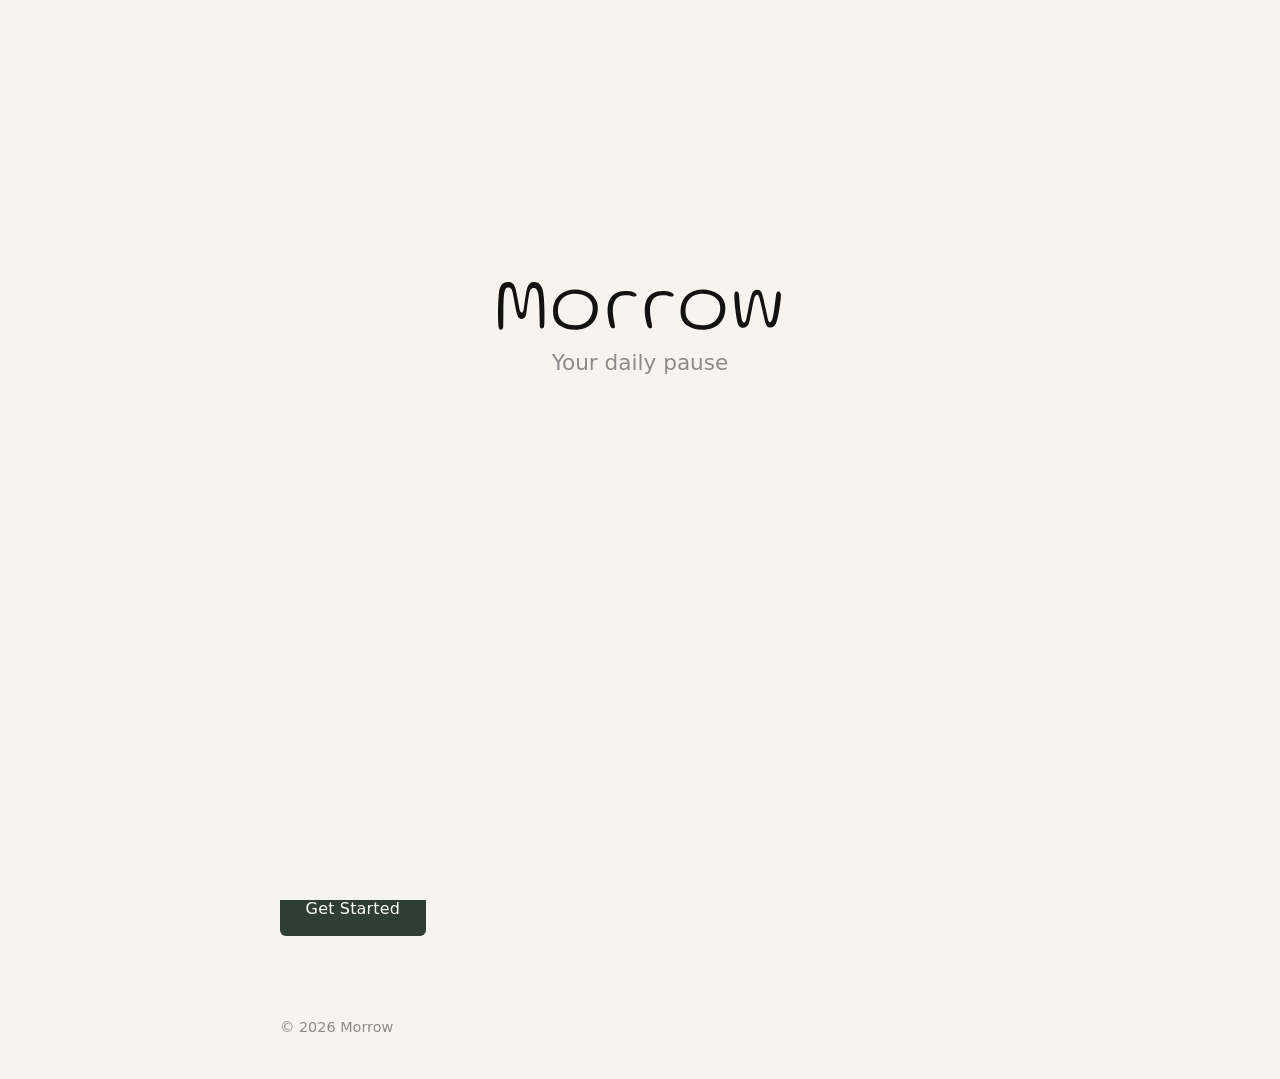
<file: index.html>
<!DOCTYPE html>
<html lang="en">
<head>
  <meta charset="UTF-8" />
  <meta name="viewport" content="width=device-width, initial-scale=1" />
  <title>Your Product</title>

  <link rel="stylesheet" href="styles.css" />
</head>

<body>

  <header>
    <div style="display:flex; align-items:center;">
      <img src="Morrow.svg" alt="Morrow logo" style="height:32px; width:auto;">
    </div>

    <nav>
      <a href="index.html">Home</a>
      <a href="start.html">Focus</a>
      <a href="journal.html">Journal</a>
    </nav>
    <div></div>
  </header>

  <!-- First-visit name prompt -->
  <div class="name-overlay" id="nameOverlay" style="display:none">
    <div class="name-card">
      <img src="Morrow.svg" alt="Morrow" class="name-logo" />
      <p class="name-tagline" id="nameTagline" style="opacity:0">Your daily pause</p>
      <div class="name-form" id="nameForm" style="opacity:0">
        <p class="name-question">What shall we call you?</p>
        <input class="name-input" id="nameInput" type="text" placeholder="Your name…" maxlength="40" autocomplete="off" />
        <a class="button" href="#" id="nameSaveBtn" style="margin:0">Begin</a>
      </div>
    </div>
  </div>

  <main>
    <h1 id="greeting">Your daily pause</h1>
    <p>A few quiet moments to breathe, reflect, and move through your day with more intention.</p>

    <div class="stats-bar" id="statsBar" style="display:none"></div>

    <section class="features">
      <div class="feature-list">
        <div class="feature">
          <div class="icon">
            <svg xmlns="http://www.w3.org/2000/svg" width="28" height="28" viewBox="0 0 24 24" fill="none" stroke="currentColor" stroke-width="1.75" stroke-linecap="round" stroke-linejoin="round"><path d="M9.59 4.59A2 2 0 1 1 11 8H2m10.59 11.41A2 2 0 1 0 14 16H2m15.73-8.27A2.5 2.5 0 1 1 19.5 12H2"/></svg>
          </div>
          <h3>Breathe</h3>
          <p>A guided breathing exercise with ambient sound to bring you back to centre.</p>
        </div>

        <div class="feature">
          <div class="icon">
            <svg xmlns="http://www.w3.org/2000/svg" width="28" height="28" viewBox="0 0 24 24" fill="none" stroke="currentColor" stroke-width="1.75" stroke-linecap="round" stroke-linejoin="round"><path d="M12 3a6 6 0 0 0 9 9 9 9 0 1 1-9-9Z"/></svg>
          </div>
          <h3>Check in</h3>
          <p>Track your mood before and after each session with a simple moon-phase scale.</p>
        </div>

        <div class="feature">
          <div class="icon">
            <svg xmlns="http://www.w3.org/2000/svg" width="28" height="28" viewBox="0 0 24 24" fill="none" stroke="currentColor" stroke-width="1.75" stroke-linecap="round" stroke-linejoin="round"><path d="M2 3h6a4 4 0 0 1 4 4v14a3 3 0 0 0-3-3H2z"/><path d="M22 3h-6a4 4 0 0 0-4 4v14a3 3 0 0 1 3-3h7z"/></svg>
          </div>
          <h3>Reflect</h3>
          <p>Write a few thoughts after each session and build a personal journal over time.</p>
        </div>

        <div class="feature">
          <div class="icon">
            <svg xmlns="http://www.w3.org/2000/svg" width="28" height="28" viewBox="0 0 24 24" fill="none" stroke="currentColor" stroke-width="1.75" stroke-linecap="round" stroke-linejoin="round"><polyline points="22 7 13.5 15.5 8.5 10.5 2 17"/><polyline points="16 7 22 7 22 13"/></svg>
          </div>
          <h3>Grow</h3>
          <p>See your weekly mood patterns and daily streak — gentle progress, no pressure.</p>
        </div>
      </div>
    </section>

    <a class="button" href="start.html">Get Started</a>

    <footer>
      © 2026 Morrow
    </footer>
  </main>

  <script>
    // ── Name personalisation ─────────────────────────────────────────────────
    if (new URLSearchParams(window.location.search).get("welcome") === "1") {
      localStorage.removeItem("morrowName");
    }
    const storedName = localStorage.getItem("morrowName");
    if (!storedName) {
      document.getElementById("nameOverlay").style.display = "flex";
      // Reveal sequence: tagline fades in after 800ms, form after 1800ms
      setTimeout(function () {
        document.getElementById("nameTagline").style.opacity = "1";
      }, 800);
      setTimeout(function () {
        document.getElementById("nameForm").style.opacity = "1";
        document.getElementById("nameInput").focus();
      }, 1800);
    } else {
      setGreeting(storedName);
    }

    document.getElementById("nameSaveBtn").addEventListener("click", function (e) {
      e.preventDefault();
      const name = document.getElementById("nameInput").value.trim();
      if (!name) { document.getElementById("nameInput").focus(); return; }
      localStorage.setItem("morrowName", name);
      document.getElementById("nameOverlay").style.display = "none";
      setGreeting(name);
    });

    document.getElementById("nameInput").addEventListener("keydown", function (e) {
      if (e.key === "Enter") document.getElementById("nameSaveBtn").click();
    });

    function setGreeting(name) {
      const hour = new Date().getHours();
      const time = hour < 12 ? "Good morning" : hour < 17 ? "Good afternoon" : "Good evening";
      document.getElementById("greeting").textContent = `${time}, ${name}`;
    }

    // ── Stats bar ────────────────────────────────────────────────────────────
    const entries = JSON.parse(localStorage.getItem("morrowJournal") || "[]");
    if (entries.length > 0) {
      const bar = document.getElementById("statsBar");
      bar.style.display = "flex";

      // Total sessions
      const total = entries.length;

      // Current streak: count consecutive calendar days ending today
      const today = new Date();
      today.setHours(0, 0, 0, 0);
      const days = new Set(entries.map(e => {
        const d = new Date(e.date);
        d.setHours(0, 0, 0, 0);
        return d.getTime();
      }));
      let streak = 0;
      let cursor = today.getTime();
      while (days.has(cursor)) {
        streak++;
        cursor -= 86400000;
      }

      bar.innerHTML = `
        <div class="stat">
          <span class="stat-value">${total}</span>
          <span class="stat-label">${total === 1 ? "session" : "sessions"}</span>
        </div>
        <div class="stat">
          <span class="stat-value">${streak}</span>
          <span class="stat-label">${streak === 1 ? "day streak" : "day streak"}</span>
        </div>
      `;
    }
  </script>

</body>
</html>
</file>
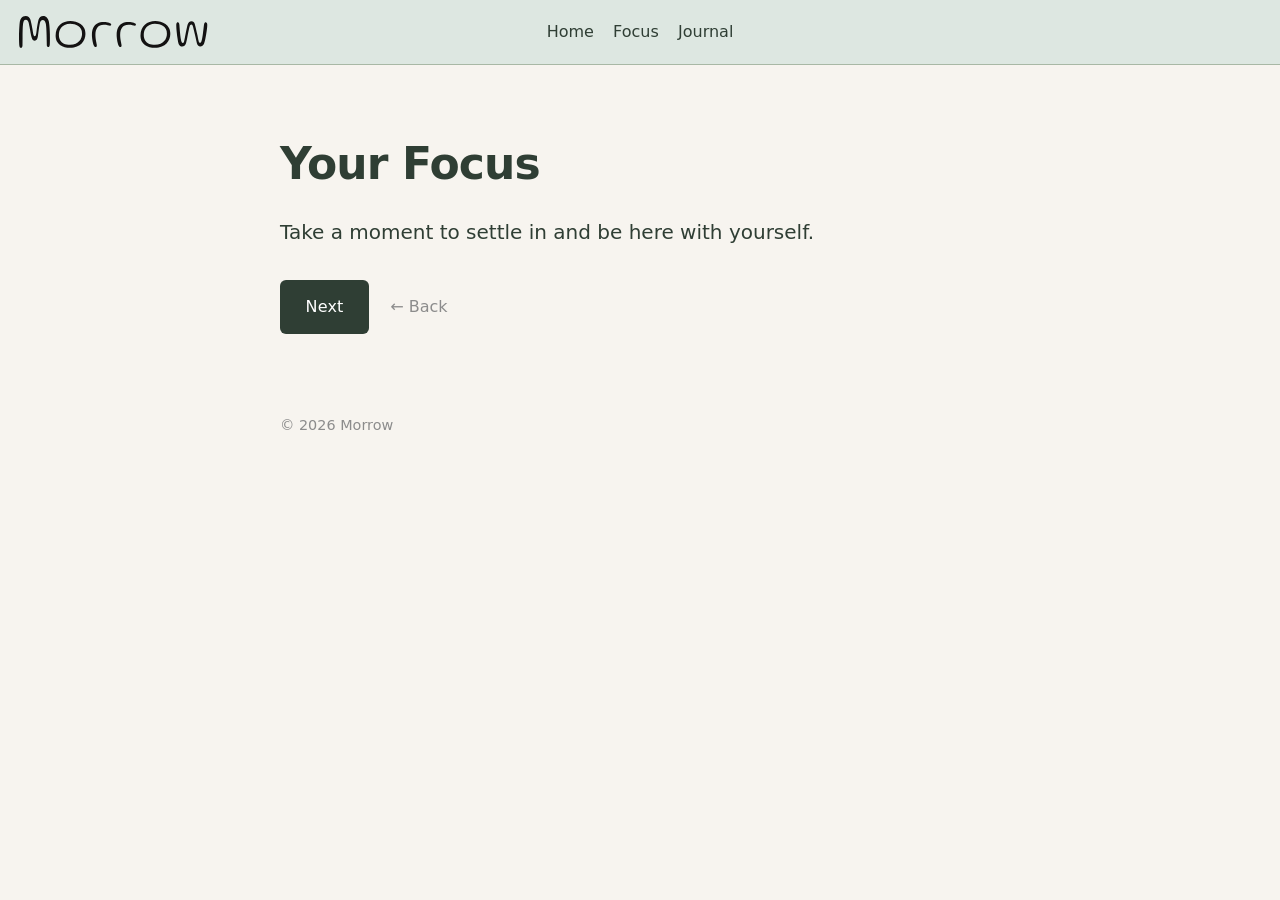
<file: focus.html>
<!DOCTYPE html>
<html lang="en">
<head>
  <meta charset="UTF-8" />
  <meta name="viewport" content="width=device-width, initial-scale=1" />
  <title>Your Focus</title>

  <link rel="stylesheet" href="styles.css" />
</head>

<body>

  <!-- Top Banner -->
  <header>
    <div style="display:flex; align-items:center;">
      <img src="Morrow.svg" alt="Morrow logo" style="height:32px; width:auto;">
    </div>

    <nav>
      <a href="index.html">Home</a>
      <a href="start.html">Focus</a>
      <a href="journal.html">Journal</a>
    </nav>
    <div></div>
  </header>

  <main>
    <h1 id="title"></h1>
    <p id="message"></p>

    <a class="button" id="nextButton">Next</a>
    <a class="back-button" href="start.html">← Back</a>

    <footer>© 2026 Morrow</footer>
  </main>

  <script>
    const params = new URLSearchParams(window.location.search);
    const topic = params.get("topic");

    const messages = {
      "Breathing": "Settle into the rhythm of your breath. Let each inhale create space, and each exhale soften what feels tight. You’re here, and that’s enough.",
      "Clarity": "Let the noise fall away for a moment. Give your mind room to see what matters and let the rest drift to the edges.",
      "Slowing down": "Release the pace you’ve been keeping. Move gently, without urgency. Let this moment unfold at a human speed.",
      "Letting go": "You don’t have to hold everything. Allow something small to loosen its grip. Make space for lightness to return.",
      "Staying present": "Come back to what’s right here. Notice the details, the sensations, the quiet. Let this moment be your anchor.",
      "Calm energy": "Find the steady place between stillness and momentum. A grounded kind of alertness that doesn’t rush or strain.",
      "Focus": "Choose one thing to give your attention to. Let everything else soften for now. Presence is enough.",
      "Gratitude": "Pause and notice what’s already supporting you. Even the smallest things can shift the way the moment feels.",
      "Resetting": "This is a fresh start, no matter what came before it. Let this moment be a gentle beginning.",
      "Mindfulness": "Notice your breath, your posture, and the sensations in your body. Let everything be exactly as it is, without changing it."
    };

    const mood = params.get("mood") || "";
    const minutes = params.get("minutes") || "5";

    document.getElementById("title").textContent = topic || "Your Focus";
    document.getElementById("message").textContent =
      messages[topic] || "Take a moment to settle in and be here with yourself.";

    const nextParams = new URLSearchParams({ topic: topic || "", mood, minutes });
    document.getElementById("nextButton").href = "next.html?" + nextParams.toString();
  </script>

</body>
</html>
</file>
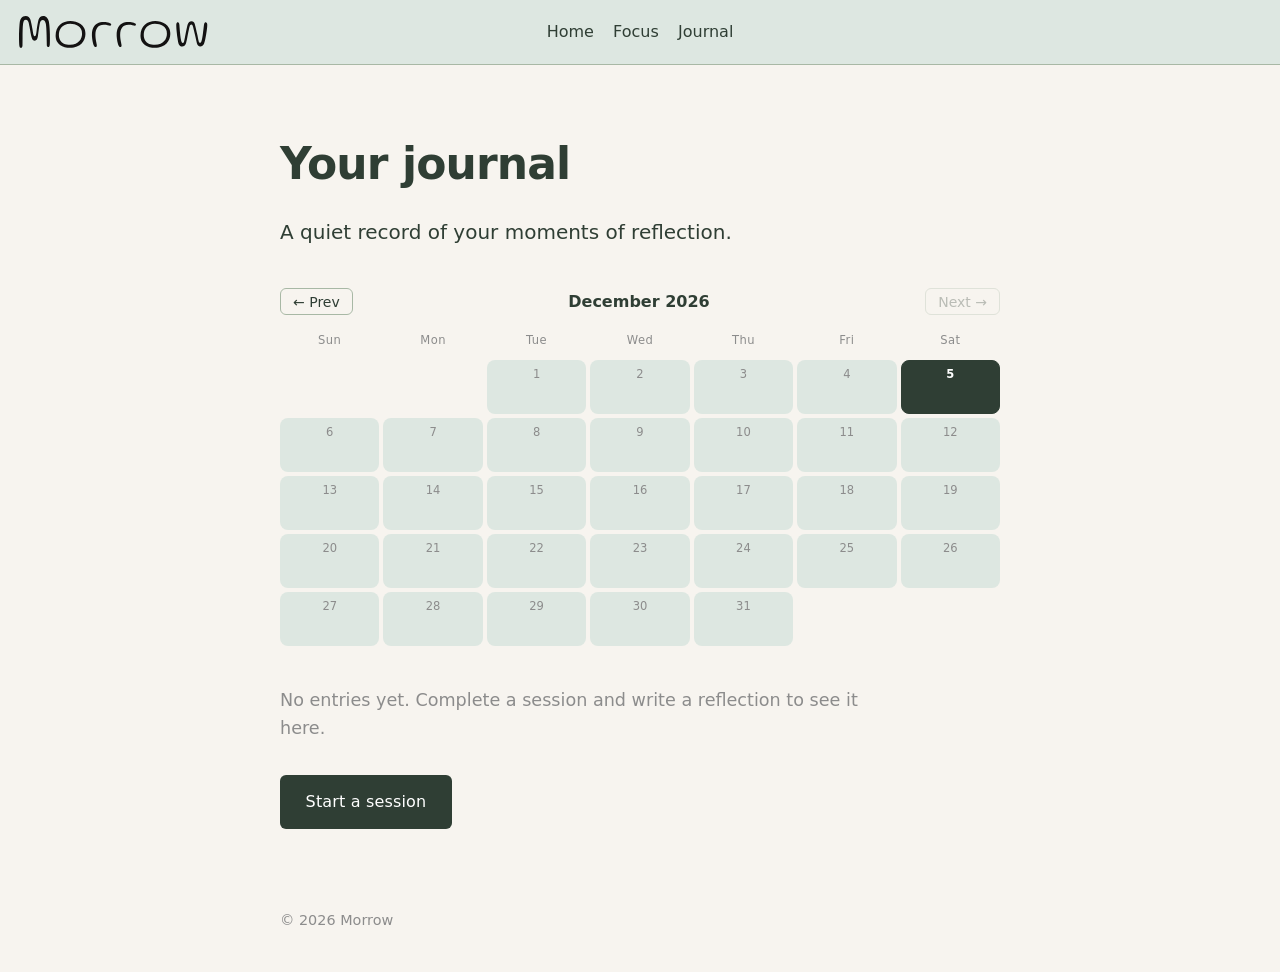
<file: journal.html>
<!DOCTYPE html>
<html lang="en">
<head>
  <meta charset="UTF-8" />
  <meta name="viewport" content="width=device-width, initial-scale=1" />
  <title>Journal</title>

  <link rel="stylesheet" href="styles.css" />

  <style>
    .journal-empty {
      color: var(--color-muted);
      font-size: 1.1rem;
      margin-top: 2rem;
    }

    .journal-list {
      display: flex;
      flex-direction: column;
      gap: 1.5rem;
      margin-top: 2rem;
    }

    .journal-entry {
      background: var(--color-card);
      border: 1px solid var(--color-border);
      border-radius: 10px;
      padding: 1.5rem;
    }

    .journal-entry-header {
      display: flex;
      justify-content: space-between;
      align-items: baseline;
      margin-bottom: 0.75rem;
      flex-wrap: wrap;
      gap: 0.5rem;
    }

    .journal-entry-topic {
      font-size: 1.1rem;
      font-weight: 600;
    }

    .journal-entry-date {
      font-size: 0.875rem;
      color: var(--color-muted);
    }

    .journal-entry-text {
      font-size: 1rem;
      line-height: 1.7;
      color: var(--color-text);
      white-space: pre-wrap;
      margin: 0;
      max-width: none;
    }

    .journal-actions {
      display: flex;
      align-items: center;
      gap: 1.5rem;
      margin-top: 2.5rem;
      flex-wrap: wrap;
    }

    .clear-button {
      font-size: 0.9rem;
      color: var(--color-muted);
      background: none;
      border: none;
      cursor: pointer;
      padding: 0;
      text-decoration: underline;
      font-family: var(--font-main);
    }

    .clear-button:hover {
      color: var(--color-text);
    }

    /* ── Monthly mood calendar ── */
    .month-calendar {
      margin: 2.5rem 0;
    }

    .month-nav {
      display: flex;
      align-items: center;
      justify-content: space-between;
      margin-bottom: 1rem;
    }

    .month-nav-title {
      font-size: 1rem;
      font-weight: 600;
      color: var(--color-text);
    }

    .month-nav-btn {
      background: none;
      border: 1px solid var(--color-border);
      border-radius: 6px;
      padding: 0.3rem 0.75rem;
      font-size: 0.875rem;
      font-family: var(--font-main);
      color: var(--color-text);
      cursor: pointer;
    }

    .month-nav-btn:hover { background: var(--color-card); }
    .month-nav-btn:disabled { opacity: 0.3; cursor: default; }

    .cal-grid {
      display: grid;
      grid-template-columns: repeat(7, 1fr);
      gap: 4px;
    }

    .cal-day-header {
      text-align: center;
      font-size: 0.72rem;
      color: var(--color-muted);
      padding-bottom: 0.4rem;
      letter-spacing: 0.04em;
    }

    .cal-day {
      position: relative;
      border-radius: 8px;
      background: var(--color-surface);
      border: 1px solid transparent;
      height: 52px;
    }

    .cal-day.empty {
      background: none;
      border-color: transparent;
    }

    .cal-day.today {
      background: var(--color-button);
      border-color: var(--color-button);
    }

    .cal-day.has-entry {
      background: var(--color-card);
      border-color: var(--color-border);
    }

    .cal-day.today.has-entry {
      background: var(--color-button);
      border-color: var(--color-button);
    }

    .cal-day-num {
      position: absolute;
      top: 8px;
      left: 50%;
      transform: translateX(-50%);
      font-size: 0.72rem;
      color: var(--color-muted);
      line-height: 1;
    }

    .cal-day.today .cal-day-num {
      color: var(--color-button-text);
      font-weight: 600;
    }

    .cal-day-moon {
      position: absolute;
      bottom: 6px;
      left: 50%;
      transform: translateX(-50%);
      font-size: 0.95rem;
      line-height: 1;
    }
  </style>
</head>

<body>

  <header>
    <div style="display:flex; align-items:center;">
      <img src="Morrow.svg" alt="Morrow logo" style="height:32px; width:auto;">
    </div>

    <nav>
      <a href="index.html">Home</a>
      <a href="start.html">Focus</a>
      <a href="journal.html">Journal</a>
    </nav>
    <div></div>
  </header>

  <main>
    <h1>Your journal</h1>
    <p>A quiet record of your moments of reflection.</p>

    <div id="moodChartContainer"></div>
    <div id="monthCalendarContainer"></div>
    <div id="journalContent"></div>

    <footer>© 2026 Morrow</footer>
  </main>

  <script>
    const entries = JSON.parse(localStorage.getItem("morrowJournal") || "[]");
    const container = document.getElementById("journalContent");

    // ── Weekly mood sparkline ────────────────────────────────────────────────
    const moodScale = { "🌑": 1, "🌒": 2, "🌓": 3, "🌔": 4, "🌕": 5 };

    const chartContainer = document.getElementById("moodChartContainer");
    if (entries.some(e => e.moodBefore || e.moodAfter)) {
      const today = new Date();
      today.setHours(0, 0, 0, 0);
      const sunday = new Date(today);
      sunday.setDate(today.getDate() - today.getDay());
      const days = [];
      for (let i = 0; i < 7; i++) {
        const d = new Date(sunday);
        d.setDate(sunday.getDate() + i);
        days.push(d);
      }

      const dayLabels = ["Sun","Mon","Tue","Wed","Thu","Fri","Sat"];

      const points = days.map(function (day) {
        const next = new Date(day); next.setDate(next.getDate() + 1);
        const dayEntry = entries.find(function (e) {
          const d = new Date(e.date);
          return d >= day && d < next;
        });
        return {
          label:  dayLabels[day.getDay()],
          before: dayEntry ? (dayEntry.moodBefore || null) : null,
          after:  dayEntry ? (dayEntry.moodAfter  || null) : null
        };
      });

      const chartEl = document.createElement("div");
      chartEl.className = "mood-chart";
      chartEl.innerHTML = `
        <div class="mood-chart-title">This week's mood</div>
        <div class="mood-week-row">
          ${points.map(function (p) {
            const shift = p.before && p.after
              ? `<span class="mood-week-moons">${p.before} <span class="mood-week-arrow">→</span> ${p.after}</span>`
              : p.after
              ? `<span class="mood-week-moons">${p.after}</span>`
              : p.before
              ? `<span class="mood-week-moons muted">${p.before}</span>`
              : `<span class="mood-week-moons muted">—</span>`;
            return `
              <div class="mood-week-day">
                <span class="mood-week-label">${p.label}</span>
                ${shift}
              </div>`;
          }).join("")}
        </div>
      `;
      chartContainer.appendChild(chartEl);
    }

    // ── Monthly mood calendar ────────────────────────────────────────────────
    const calContainer = document.getElementById("monthCalendarContainer");
    const now = new Date();
    let calYear  = now.getFullYear();
    let calMonth = now.getMonth();

    function buildCalendar() {
      calContainer.innerHTML = "";

      const monthName = new Date(calYear, calMonth, 1).toLocaleDateString(undefined, { month: "long", year: "numeric" });
      const firstDay  = new Date(calYear, calMonth, 1).getDay();
      const daysInMonth = new Date(calYear, calMonth + 1, 0).getDate();

      // Index entries by day string "YYYY-M-D"
      const byDay = {};
      entries.forEach(function (e) {
        const d = new Date(e.date);
        if (d.getFullYear() === calYear && d.getMonth() === calMonth) {
          const key = calYear + "-" + calMonth + "-" + d.getDate();
          if (!byDay[key]) byDay[key] = e;
        }
      });

      const isCurrentMonth = calYear === now.getFullYear() && calMonth === now.getMonth();
      const nextDisabled   = isCurrentMonth;

      const wrap = document.createElement("div");
      wrap.className = "month-calendar";
      wrap.innerHTML = `
        <div class="month-nav">
          <button class="month-nav-btn" id="calPrev">← Prev</button>
          <span class="month-nav-title">${monthName}</span>
          <button class="month-nav-btn" id="calNext" ${nextDisabled ? "disabled" : ""}>Next →</button>
        </div>
        <div class="cal-grid" id="calGrid">
          <div class="cal-day-header">Sun</div>
          <div class="cal-day-header">Mon</div>
          <div class="cal-day-header">Tue</div>
          <div class="cal-day-header">Wed</div>
          <div class="cal-day-header">Thu</div>
          <div class="cal-day-header">Fri</div>
          <div class="cal-day-header">Sat</div>
        </div>
      `;
      calContainer.appendChild(wrap);

      const grid = wrap.querySelector("#calGrid");

      // Empty cells before first day
      for (let i = 0; i < firstDay; i++) {
        const empty = document.createElement("div");
        empty.className = "cal-day empty";
        grid.appendChild(empty);
      }

      for (let d = 1; d <= daysInMonth; d++) {
        const key   = calYear + "-" + calMonth + "-" + d;
        const entry = byDay[key];
        const isToday = isCurrentMonth && d === now.getDate();

        const cell = document.createElement("div");
        cell.className = "cal-day" + (entry ? " has-entry" : "") + (isToday ? " today" : "");

        const num = document.createElement("span");
        num.className = "cal-day-num";
        num.textContent = d;
        cell.appendChild(num);

        if (entry) {
          const moon = document.createElement("span");
          moon.className = "cal-day-moon";
          moon.textContent = entry.moodAfter || entry.moodBefore || "";
          if (moon.textContent) cell.appendChild(moon);
        }

        grid.appendChild(cell);
      }

      wrap.querySelector("#calPrev").addEventListener("click", function () {
        calMonth--;
        if (calMonth < 0) { calMonth = 11; calYear--; }
        buildCalendar();
      });

      wrap.querySelector("#calNext").addEventListener("click", function () {
        if (nextDisabled) return;
        calMonth++;
        if (calMonth > 11) { calMonth = 0; calYear++; }
        buildCalendar();
      });
    }

    buildCalendar();

    if (entries.length === 0) {
      container.innerHTML = `
        <p class="journal-empty">No entries yet. Complete a session and write a reflection to see it here.</p>
        <a class="button" href="start.html">Start a session</a>
      `;
    } else {
      const list = document.createElement("div");
      list.className = "journal-list";

      entries.forEach(function (entry) {
        const date = new Date(entry.date);
        const formatted = date.toLocaleDateString(undefined, {
          weekday: "short", year: "numeric", month: "short", day: "numeric"
        });
        const time = date.toLocaleTimeString(undefined, { hour: "2-digit", minute: "2-digit" });

        const el = document.createElement("div");
        el.className = "journal-entry";

        const moodHtml = (entry.moodBefore || entry.moodAfter) ? `
          <div class="journal-entry-mood">
            ${entry.moodBefore ? `<span>${entry.moodBefore}</span>` : ""}
            ${entry.moodBefore && entry.moodAfter ? `<span class="mood-arrow">→</span>` : ""}
            ${entry.moodAfter ? `<span>${entry.moodAfter}</span>` : ""}
          </div>` : "";

        const metaHtml = entry.minutes ? `
          <div class="journal-entry-meta">
            <span>${entry.minutes} min session</span>
          </div>` : "";

        const reflectionHtml = entry.reflection ? `
          <p class="journal-entry-text">${entry.reflection.replace(/</g, "&lt;").replace(/>/g, "&gt;")}</p>` : "";

        el.innerHTML = `
          <div class="journal-entry-header">
            <span class="journal-entry-topic">${entry.topic}</span>
            <span class="journal-entry-date">${formatted} · ${time}</span>
          </div>
          ${moodHtml}
          ${reflectionHtml}
          ${metaHtml}
        `;
        list.appendChild(el);
      });

      container.appendChild(list);

      const actions = document.createElement("div");
      actions.className = "journal-actions";
      actions.innerHTML = `
        <a class="button" href="start.html">New session</a>
        <button class="clear-button" id="clearBtn">Clear all entries</button>
      `;
      container.appendChild(actions);

      document.getElementById("clearBtn").addEventListener("click", function () {
        if (confirm("Clear all journal entries? This cannot be undone.")) {
          localStorage.removeItem("morrowJournal");
          window.location.reload();
        }
      });
    }
  </script>

</body>
</html>
</file>
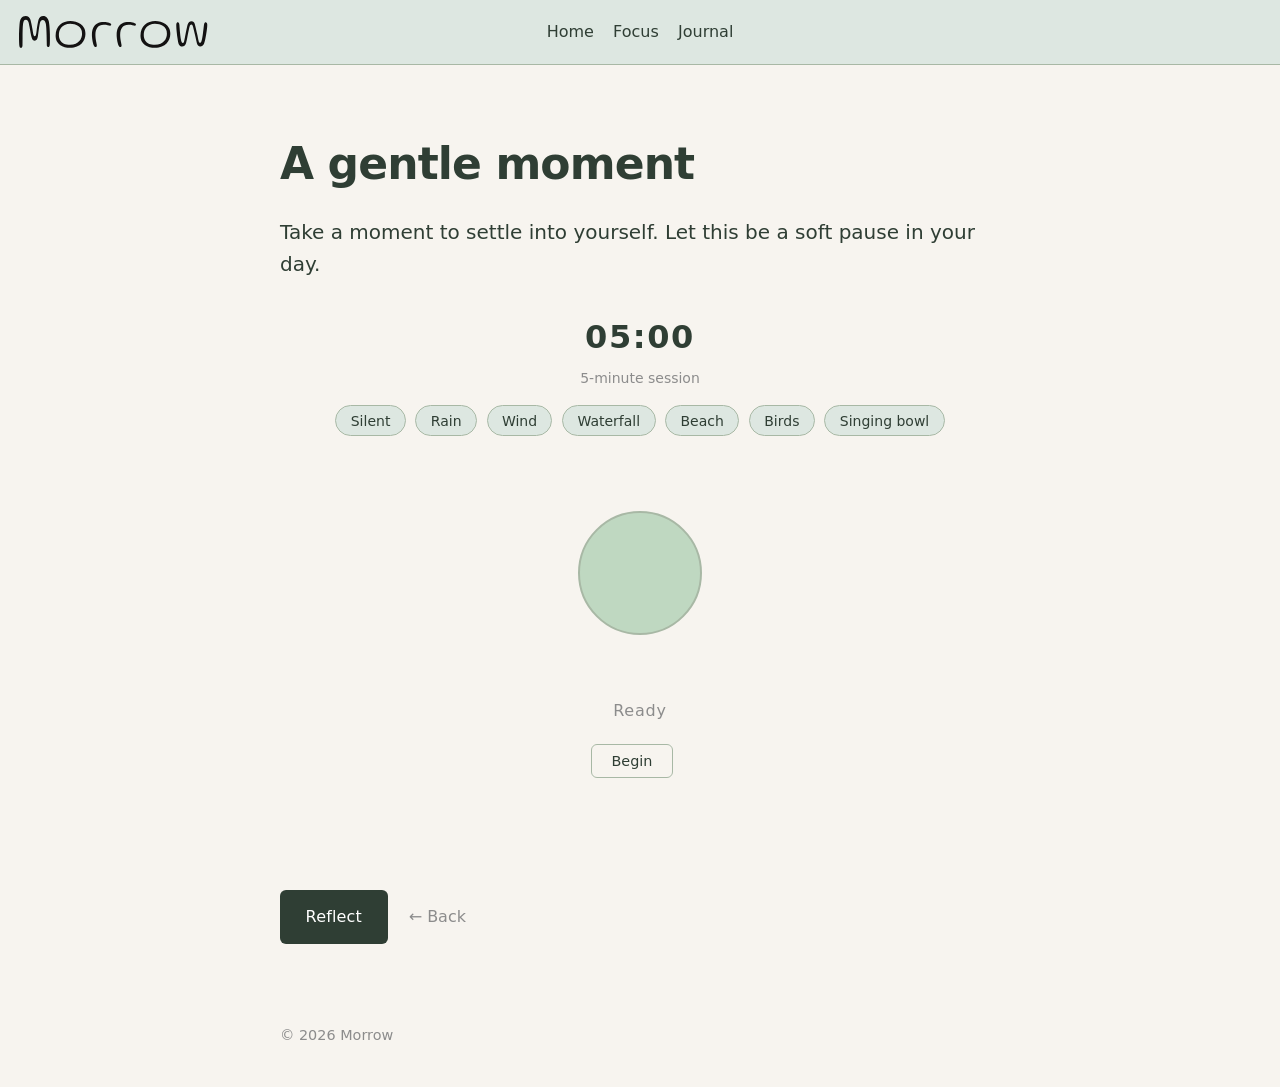
<file: next.html>
<!DOCTYPE html>
<html lang="en">
<head>
  <meta charset="UTF-8" />
  <meta name="viewport" content="width=device-width, initial-scale=1" />
  <title>Guided Moment</title>

  <link rel="stylesheet" href="styles.css" />
  <style>
    .breath-container {
      display: flex;
      flex-direction: column;
      align-items: center;
      margin: 2rem 0 2.5rem;
      gap: 1.25rem;
    }

    .breath-wrapper {
      width: 210px;
      height: 210px;
      display: flex;
      align-items: center;
      justify-content: center;
    }

    .breath-circle {
      width: 120px;
      height: 120px;
      border-radius: 50%;
      background: var(--color-card);
      border: 2px solid var(--color-border);
      transition: transform 0s;
    }

    .breath-circle.inhale {
      animation: inhale 4s ease-in-out forwards;
    }

    .breath-circle.hold {
      animation: hold 4s linear forwards;
    }

    .breath-circle.exhale {
      animation: exhale 6s ease-in-out forwards;
    }

    @keyframes inhale {
      from { transform: scale(1); }
      to   { transform: scale(1.7); }
    }

    @keyframes hold {
      from { transform: scale(1.7); }
      to   { transform: scale(1.7); }
    }

    @keyframes exhale {
      from { transform: scale(1.7); }
      to   { transform: scale(1); }
    }

    .breath-label {
      font-size: 1rem;
      color: var(--color-muted);
      letter-spacing: 0.05em;
      min-height: 1.5rem;
      text-align: center;
    }

    .breath-controls {
      display: flex;
      gap: 1rem;
      align-items: center;
    }

    .breath-toggle {
      background: none;
      border: 1px solid var(--color-border);
      border-radius: 6px;
      padding: 0.5rem 1.2rem;
      font-size: 0.9rem;
      font-family: var(--font-main);
      color: var(--color-text);
      cursor: pointer;
    }

    .breath-toggle:hover {
      background: var(--color-surface);
    }

    .breath-count {
      font-size: 0.875rem;
      color: var(--color-muted);
    }

    .session-done-msg {
      color: var(--color-muted);
      font-size: 1rem;
      margin-bottom: 1.5rem;
      font-style: italic;
    }
  </style>
</head>

<body>

  <header>
    <div style="display:flex; align-items:center;">
      <img src="Morrow.svg" alt="Morrow logo" style="height:32px; width:auto;">
    </div>
    <nav>
      <a href="index.html">Home</a>
      <a href="start.html">Focus</a>
      <a href="journal.html">Journal</a>
    </nav>
    <div></div>
  </header>

  <main>
    <h1 id="title"></h1>
    <p id="moment"></p>

    <div class="session-timer" id="sessionTimer"></div>
    <div class="session-timer-label" id="sessionTimerLabel"></div>

    <div class="sound-row" id="soundRow">
      <button class="sound-btn" data-sound="none">Silent</button>
      <button class="sound-btn" data-sound="rain">Rain</button>
      <button class="sound-btn" data-sound="wind">Wind</button>
      <button class="sound-btn" data-sound="waterfall">Waterfall</button>
      <button class="sound-btn" data-sound="beach">Beach</button>
      <button class="sound-btn" data-sound="birds">Birds</button>
      <button class="sound-btn" data-sound="bowl">Singing bowl</button>
    </div>

    <div class="breath-container">
      <div class="breath-wrapper">
        <div class="breath-circle" id="breathCircle"></div>
      </div>
      <div class="breath-label" id="breathLabel">Ready</div>
      <div class="breath-controls">
        <button class="breath-toggle" id="breathToggle">Begin</button>
        <span class="breath-count" id="breathCount"></span>
      </div>
    </div>

    <p class="guided-prompt" id="guidedPrompt"></p>

    <div class="summary-card" id="summaryCard">
      <h3 id="summaryTitle"></h3>
      <div class="summary-row"><span>Topic</span><span id="summaryTopic"></span></div>
      <div class="summary-row"><span>Duration</span><span id="summaryDuration"></span></div>
      <div class="summary-row"><span>Breaths completed</span><span id="summaryBreaths"></span></div>
      <div class="summary-row" id="summaryMoodRow" style="display:none"><span>Mood going in</span><span id="summaryMood"></span></div>
    </div>

    <a class="button" id="reflectButton">Reflect</a>
    <a class="back-button" id="backButton">← Back</a>

    <footer>© 2026 Morrow</footer>
  </main>

  <script>
    const params  = new URLSearchParams(window.location.search);
    const topic   = params.get("topic") || "";
    const mood    = params.get("mood") || "";
    const minutes = parseInt(params.get("minutes") || "5");

    const guided = {
      "Breathing":       "Take a slow breath in through your nose. Hold for a moment. Then exhale gently. Let your shoulders soften as the air leaves your body.",
      "Clarity":         "Close your eyes for a moment. Notice the thoughts passing through. Let them drift without grabbing onto any of them.",
      "Slowing down":    "Pause. Feel the weight of your body supported beneath you. Let your movements become just a little slower than usual.",
      "Letting go":      "Imagine placing what you're holding onto in an open palm. Then picture your hand gently releasing it, letting it float away.",
      "Staying present": "Notice one thing you can see, one thing you can hear, and one thing you can feel. Let these anchor you in this moment.",
      "Calm energy":     "Sit tall but relaxed. Feel a quiet strength in your posture. Let your breath move smoothly, steady and unforced.",
      "Focus":           "Choose one thing in your environment to rest your attention on. Stay with it for a few breaths, letting distractions soften.",
      "Gratitude":       "Think of one small thing that supported you today. Hold it in your mind for a moment and let appreciation rise gently.",
      "Resetting":       "Take a deep breath in. As you exhale, imagine wiping the slate clean. This moment is a fresh beginning.",
      "Mindfulness":     "Notice your breath, your posture, and the sensations in your body. Let everything be exactly as it is, without changing it."
    };

    const userName = localStorage.getItem("morrowName") || "";

    document.getElementById("title").textContent   = topic ? topic + ", gently" : "A gentle moment";
    document.getElementById("moment").textContent  = guided[topic] || "Take a moment to settle into yourself. Let this be a soft pause in your day.";

    const reflectParams = new URLSearchParams({ topic: topic, mood: mood, minutes: minutes });
    document.getElementById("reflectButton").href  = "reflection.html?" + reflectParams.toString();
    document.getElementById("backButton").href     = "focus.html?" + new URLSearchParams({ topic: topic, mood: mood, minutes: minutes }).toString();

    // ── Guided prompts ───────────────────────────────────────────────────────
    const promptsByTopic = {
      "Breathing":       ["Feel your chest rise gently.", "Let each exhale be a small release.", "There is nothing to do but breathe.", "Your breath is always here with you."],
      "Clarity":         ["Let one thought drift past without following it.", "What feels lighter right now?", "You don't need to solve anything in this moment.", "Notice what becomes still when you stop reaching."],
      "Slowing down":    ["There is no hurry here.", "Feel the ground beneath you.", "Let your pace become gentler.", "This moment has nowhere to be."],
      "Letting go":      ["What would it feel like to hold a little less?", "You are allowed to put things down.", "Let this breath carry something away.", "Lightness is on the other side of release."],
      "Staying present": ["What do you notice right now?", "Come back to this room, this chair, this breath.", "The past and future can wait.", "You are here. That is enough."],
      "Calm energy":     ["Feel a quiet steadiness in your body.", "Breathe in strength. Breathe out tension.", "You can be both still and alive.", "Let your calm be your anchor."],
      "Focus":           ["Gently return when your mind wanders.", "One breath, one moment.", "Let the edges soften. Keep the centre.", "You are here. Everything else can wait."],
      "Gratitude":       ["What is quietly supporting you right now?", "Notice one small thing that is going well.", "Let appreciation settle in your chest.", "Gratitude softens even the hardest moments."],
      "Resetting":       ["This breath is a fresh beginning.", "You don't need to carry what came before.", "Let this moment be clean and new.", "Every exhale is a small letting go."],
      "Mindfulness":     ["Observe without judgement.", "What sensations are present right now?", "You are the watcher, not the thought.", "Rest in simply being aware."]
    };
    const defaultPrompts = ["Breathe gently.", "You are here.", "Let this moment be enough.", "There is nowhere else to be."];
    const prompts = promptsByTopic[topic] || defaultPrompts;

    const guidedPromptEl = document.getElementById("guidedPrompt");
    let promptIndex = 0;
    let promptTimer = null;

    function showNextPrompt() {
      guidedPromptEl.classList.remove("visible");
      setTimeout(function () {
        guidedPromptEl.textContent = prompts[promptIndex % prompts.length];
        guidedPromptEl.classList.add("visible");
        promptIndex++;
        promptTimer = setTimeout(showNextPrompt, 60000);
      }, 600);
    }

    // ── Session timer ────────────────────────────────────────────────────────
    const totalSeconds  = minutes * 60;
    let secondsLeft     = totalSeconds;
    let sessionRunning  = false;
    let sessionInterval = null;
    let sessionDone     = false;

    const timerEl      = document.getElementById("sessionTimer");
    const timerLabelEl = document.getElementById("sessionTimerLabel");

    function formatTime(s) {
      const m   = Math.floor(s / 60);
      const sec = s % 60;
      return String(m).padStart(2, "0") + ":" + String(sec).padStart(2, "0");
    }

    timerEl.textContent      = formatTime(totalSeconds);
    timerLabelEl.textContent = minutes + "-minute session";

    function showSummary() {
      const card = document.getElementById("summaryCard");
      const name = userName ? ", " + userName : "";
      document.getElementById("summaryTitle").textContent    = "Well done" + name;
      document.getElementById("summaryTopic").textContent    = topic || "General";
      document.getElementById("summaryDuration").textContent = minutes + " min";
      document.getElementById("summaryBreaths").textContent  = cycleCount + (cycleCount === 1 ? " breath" : " breaths");
      if (mood) {
        document.getElementById("summaryMoodRow").style.display = "flex";
        document.getElementById("summaryMood").textContent = mood;
      }
      card.classList.add("visible");
    }

    function tickTimer() {
      secondsLeft--;
      timerEl.textContent = formatTime(secondsLeft);
      if (secondsLeft <= 0) {
        clearInterval(sessionInterval);
        sessionDone = true;
        timerLabelEl.textContent = "Session complete";
        clearTimeout(promptTimer);
        guidedPromptEl.classList.remove("visible");
        stopBreathing();
        stopSound();
        showSummary();
      }
    }

    // ── Breathing animation ──────────────────────────────────────────────────
    const INHALE = 4000;
    const HOLD   = 4000;
    const EXHALE = 6000;

    const circle  = document.getElementById("breathCircle");
    const label   = document.getElementById("breathLabel");
    const toggle  = document.getElementById("breathToggle");
    const counter = document.getElementById("breathCount");

    let breathRunning = false;
    let cycleCount    = 0;
    let breathTimer   = null;

    function setPhase(phase) {
      circle.className = "breath-circle";
      void circle.offsetWidth;
      circle.classList.add(phase);
      var labels = { inhale: "Breathe in", hold: "Hold", exhale: "Breathe out" };
      label.textContent = labels[phase];
    }

    function runCycle() {
      if (!breathRunning) return;
      setPhase("inhale");
      breathTimer = setTimeout(function () {
        if (!breathRunning) return;
        setPhase("hold");
        breathTimer = setTimeout(function () {
          if (!breathRunning) return;
          setPhase("exhale");
          breathTimer = setTimeout(function () {
            if (!breathRunning) return;
            cycleCount++;
            counter.textContent = cycleCount === 1 ? "1 breath" : cycleCount + " breaths";
            runCycle();
          }, EXHALE);
        }, HOLD);
      }, INHALE);
    }

    function stopBreathing() {
      breathRunning = false;
      clearTimeout(breathTimer);
      circle.className = "breath-circle";
      label.textContent = sessionDone ? "Well done" : "Paused";
      toggle.textContent = "Resume";
      toggle.disabled = sessionDone;
    }

    toggle.addEventListener("click", function () {
      if (sessionDone) return;
      if (!breathRunning) {
        breathRunning = true;
        toggle.textContent = "Pause";
        if (!sessionRunning) {
          sessionRunning = true;
          sessionInterval = setInterval(tickTimer, 1000);
          showNextPrompt();
          // Resume whichever sound was pre-selected, if any
          if (currentSound && currentSound !== "none" && !audioCtx) {
            startSound(currentSound);
          }
        }
        runCycle();
      } else {
        stopBreathing();
      }
    });

    // ── Ambient sound ────────────────────────────────────────────────────────
    var audioCtx     = null;
    var soundNodes   = [];
    var currentSound = "none";

    function stopSound() {
      soundNodes.forEach(function (n) { try { n.stop(); } catch(e) {} });
      soundNodes = [];
      if (audioCtx) { audioCtx.close(); audioCtx = null; }
    }

    function makeNoiseBuffer(ctx, seconds) {
      var buf  = ctx.createBuffer(1, ctx.sampleRate * seconds, ctx.sampleRate);
      var data = buf.getChannelData(0);
      for (var i = 0; i < data.length; i++) data[i] = Math.random() * 2 - 1;
      return buf;
    }

    function addFilteredNoise(ctx, dest, freq, Q, rate, gain, offset) {
      var src = ctx.createBufferSource();
      src.buffer = makeNoiseBuffer(ctx, 4);
      src.loop = true;
      src.playbackRate.value = rate;

      var filter = ctx.createBiquadFilter();
      filter.type = "bandpass";
      filter.frequency.value = freq;
      filter.Q.value = Q;

      var g = ctx.createGain();
      g.gain.value = gain;

      src.connect(filter);
      filter.connect(g);
      g.connect(dest);
      src.start(ctx.currentTime + offset);
      soundNodes.push(src);
    }

    function startSound(type) {
      stopSound();
      if (type === "none") return;

      audioCtx = new (window.AudioContext || window.webkitAudioContext)();
      var master = audioCtx.createGain();
      master.gain.value = 0.22;
      master.connect(audioCtx.destination);

      if (type === "rain") {
        master.gain.value = 0.13;
        addFilteredNoise(audioCtx, master, 700,  3.5, 0.12, 0.5,  0);
        addFilteredNoise(audioCtx, master, 950,  4.0, 0.10, 0.45, 0.2);
        addFilteredNoise(audioCtx, master, 550,  3.0, 0.11, 0.4,  0.4);
        addFilteredNoise(audioCtx, master, 1200, 4.5, 0.09, 0.3,  0.1);
        addFilteredNoise(audioCtx, master, 180,  2.0, 0.1,  0.25, 0);
        addFilteredNoise(audioCtx, master, 300,  1.5, 0.08, 0.15, 0.3);
      }

      if (type === "wind") {
        addFilteredNoise(audioCtx, master, 280,  2.0, 0.15, 0.3,  0);
        addFilteredNoise(audioCtx, master, 480,  1.6, 0.18, 0.25, 0.2);
        addFilteredNoise(audioCtx, master, 700,  1.2, 0.2,  0.18, 0.4);
        addFilteredNoise(audioCtx, master, 160,  2.5, 0.12, 0.15, 0.1);
        addFilteredNoise(audioCtx, master, 1000, 1.0, 0.15, 0.12, 0.3);
      }

      if (type === "waterfall") {
        addFilteredNoise(audioCtx, master, 600,  0.2,  0.7, 0.5,  0);
        addFilteredNoise(audioCtx, master, 1400, 0.25, 0.9, 0.45, 0.1);
        addFilteredNoise(audioCtx, master, 3000, 0.2,  1.1, 0.3,  0.2);
        addFilteredNoise(audioCtx, master, 120,  1.5,  0.5, 0.35, 0);
        addFilteredNoise(audioCtx, master, 5000, 0.3,  0.8, 0.2,  0.3);
        addFilteredNoise(audioCtx, master, 60,   3.0,  0.3, 0.2,  0.05);
      }

      if (type === "beach") {
        var waveCount = 4;
        for (var i = 0; i < waveCount; i++) {
          (function (idx) {
            var src = audioCtx.createBufferSource();
            src.buffer = makeNoiseBuffer(audioCtx, 6);
            src.loop = true;
            src.playbackRate.value = 0.18 + Math.random() * 0.1;

            var lowpass = audioCtx.createBiquadFilter();
            lowpass.type = "lowpass";
            lowpass.frequency.value = 500 + Math.random() * 300;
            lowpass.Q.value = 0.5;

            var env = audioCtx.createGain();
            env.gain.value = 0;

            src.connect(lowpass);
            lowpass.connect(env);
            env.connect(master);
            src.start();
            soundNodes.push(src);

            var period  = 8000 + Math.random() * 4000;
            var peakVol = 0.35 + Math.random() * 0.2;
            var offset  = idx * (period / waveCount);

            function swellWave(gainNode, vol, p, startDelay) {
              function cycle(t) {
                if (!audioCtx) return;
                gainNode.gain.setValueAtTime(0, t);
                gainNode.gain.linearRampToValueAtTime(vol, t + (p / 1000) * 0.45);
                gainNode.gain.linearRampToValueAtTime(0,   t + (p / 1000) * 0.9);
                var tid = setTimeout(function () { cycle(audioCtx ? audioCtx.currentTime : 0); }, p);
                soundNodes.push({ stop: function () { clearTimeout(tid); } });
              }
              var tid = setTimeout(function () { cycle(audioCtx ? audioCtx.currentTime : 0); }, startDelay);
              soundNodes.push({ stop: function () { clearTimeout(tid); } });
            }
            swellWave(env, peakVol, period, offset);
          })(i);
        }

        addFilteredNoise(audioCtx, master, 400, 1.6, 0.2,  0.08, 0);
        addFilteredNoise(audioCtx, master, 700, 1.2, 0.25, 0.06, 0.3);

        var seabirdFreqs = [800, 950, 1100, 700, 1050, 900];
        function scheduleSeabird() {
          if (!audioCtx) return;
          var freq = seabirdFreqs[Math.floor(Math.random() * seabirdFreqs.length)];
          var when = audioCtx.currentTime;
          var dur  = 0.3 + Math.random() * 0.5;

          var osc = audioCtx.createOscillator();
          osc.type = "sine";
          osc.frequency.setValueAtTime(freq * 0.85, when);
          osc.frequency.linearRampToValueAtTime(freq * 1.2, when + dur * 0.4);
          osc.frequency.linearRampToValueAtTime(freq * 0.9, when + dur);

          var env = audioCtx.createGain();
          env.gain.setValueAtTime(0, when);
          env.gain.linearRampToValueAtTime(0.13, when + 0.05);
          env.gain.setValueAtTime(0.13, when + dur - 0.08);
          env.gain.linearRampToValueAtTime(0, when + dur);

          osc.connect(env); env.connect(master);
          osc.start(when); osc.stop(when + dur + 0.05);
          soundNodes.push(osc);

          var nextIn = 3000 + Math.random() * 7000;
          var t = setTimeout(scheduleSeabird, nextIn);
          soundNodes.push({ stop: function () { clearTimeout(t); } });
        }
        scheduleSeabird();
        var sbT2 = setTimeout(scheduleSeabird, 4500);
        soundNodes.push({ stop: function () { clearTimeout(sbT2); } });
      }

      if (type === "birds") {
        var birdFreqs = [2200, 2800, 3400, 1900, 2600, 3100, 2400];
        function scheduleBird() {
          if (!audioCtx) return;
          var freq   = birdFreqs[Math.floor(Math.random() * birdFreqs.length)];
          var when   = audioCtx.currentTime;
          var dur    = 0.06 + Math.random() * 0.1;
          var chirps = 1 + Math.floor(Math.random() * 4);

          for (var c = 0; c < chirps; c++) {
            (function (ci) {
              var osc = audioCtx.createOscillator();
              osc.type = "sine";
              osc.frequency.setValueAtTime(freq + Math.random() * 400, when + ci * 0.12);
              osc.frequency.exponentialRampToValueAtTime(freq * 1.15, when + ci * 0.12 + dur);

              var env = audioCtx.createGain();
              env.gain.setValueAtTime(0, when + ci * 0.12);
              env.gain.linearRampToValueAtTime(0.12, when + ci * 0.12 + 0.01);
              env.gain.exponentialRampToValueAtTime(0.001, when + ci * 0.12 + dur);

              osc.connect(env); env.connect(master);
              osc.start(when + ci * 0.12);
              osc.stop(when + ci * 0.12 + dur + 0.01);
              soundNodes.push(osc);
            })(c);
          }

          var nextIn = 1500 + Math.random() * 4500;
          var t = setTimeout(scheduleBird, nextIn);
          soundNodes.push({ stop: function () { clearTimeout(t); } });
        }

        addFilteredNoise(audioCtx, master, 400, 1.8, 0.2, 0.1, 0);
        scheduleBird();
        var bT2 = setTimeout(scheduleBird, 2200);
        soundNodes.push({ stop: function () { clearTimeout(bT2); } });
      }

      if (type === "bowl") {
        var fundamentals = [432, 528, 396];
        fundamentals.forEach(function (hz, i) {
          var osc = audioCtx.createOscillator();
          osc.type = "sine";
          osc.frequency.value = hz;

          var env = audioCtx.createGain();
          env.gain.value = 0;

          osc.connect(env);
          env.connect(master);
          osc.start();
          soundNodes.push(osc);

          var period = 14;
          var vol    = i === 0 ? 0.18 : 0.06;

          function swell(t) {
            if (!audioCtx) return;
            env.gain.setValueAtTime(0, t);
            env.gain.linearRampToValueAtTime(vol, t + 4);
            env.gain.setValueAtTime(vol, t + 8);
            env.gain.linearRampToValueAtTime(0, t + 12);
            var tid = setTimeout(function () { swell(audioCtx ? audioCtx.currentTime : 0); }, period * 1000);
            soundNodes.push({ stop: function () { clearTimeout(tid); } });
          }

          swell(audioCtx.currentTime + i * 2);
        });
      }
    }

    document.querySelectorAll(".sound-btn").forEach(function (btn) {
      btn.addEventListener("click", function () {
        document.querySelectorAll(".sound-btn").forEach(function (b) { b.classList.remove("active"); });
        btn.classList.add("active");
        currentSound = btn.dataset.sound;
        if (!sessionDone) startSound(currentSound); // always play before/during, never after
      });
    });
  </script>

</body>
</html>
</file>
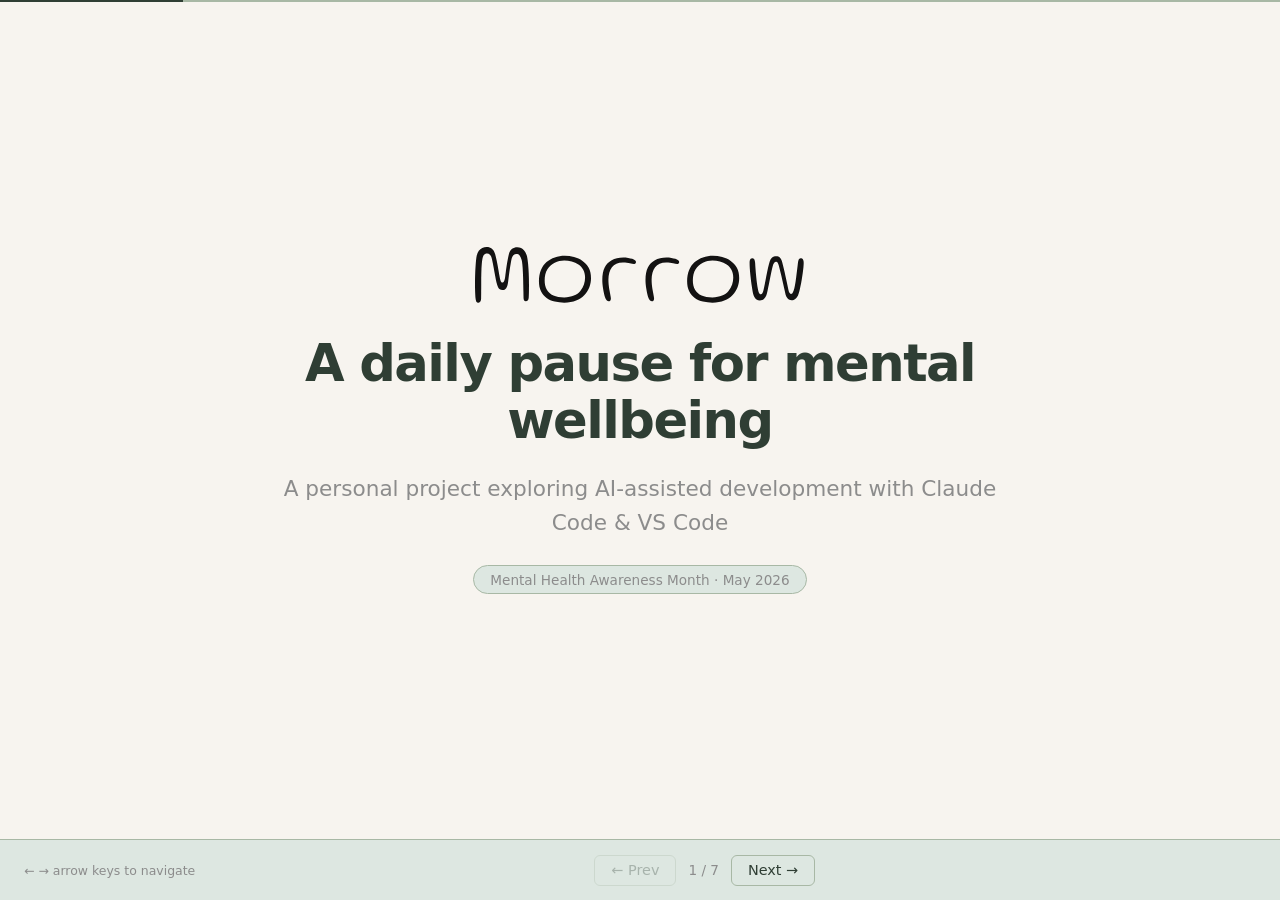
<file: presentation.html>
<!DOCTYPE html>
<html lang="en">
<head>
  <meta charset="UTF-8" />
  <meta name="viewport" content="width=device-width, initial-scale=1" />
  <title>Morrow — Presentation</title>

  <style>
    :root {
      --font-main: system-ui, -apple-system, sans-serif;
      --color-bg: #F7F4EF;
      --color-surface: #DDE7E1;
      --color-card: #BFD8C1;
      --color-border: #A8B8A5;
      --color-text: #2F3E34;
      --color-muted: #8C8C8C;
      --color-button: #2F3E34;
      --color-button-text: #FFFFFF;
    }

    *, *::before, *::after { box-sizing: border-box; margin: 0; padding: 0; }

    body {
      font-family: var(--font-main);
      background: var(--color-bg);
      color: var(--color-text);
      height: 100vh;
      overflow: hidden;
      display: flex;
      flex-direction: column;
    }

    /* ── Slide container ── */
    .deck {
      flex: 1;
      position: relative;
      overflow: hidden;
    }

    .slide {
      position: absolute;
      inset: 0;
      display: flex;
      flex-direction: column;
      justify-content: center;
      align-items: center;
      padding: 5vw;
      text-align: center;
      opacity: 0;
      transform: translateY(20px);
      transition: opacity 0.5s ease, transform 0.5s ease;
      pointer-events: none;
    }

    .slide.active {
      opacity: 1;
      transform: translateY(0);
      pointer-events: all;
    }

    /* ── Slide layouts ── */
    .slide-content {
      max-width: 760px;
      width: 100%;
      display: flex;
      flex-direction: column;
      gap: 1.5rem;
    }

    .slide-content.left {
      text-align: left;
    }

    /* ── Typography ── */
    .slide-label {
      font-size: 0.8rem;
      letter-spacing: 0.12em;
      text-transform: uppercase;
      color: var(--color-muted);
    }

    .slide-title {
      font-size: clamp(2rem, 5vw, 3.2rem);
      font-weight: 700;
      letter-spacing: -0.03em;
      line-height: 1.1;
      color: var(--color-text);
    }

    .slide-subtitle {
      font-size: clamp(1rem, 2.5vw, 1.35rem);
      color: var(--color-muted);
      line-height: 1.6;
      max-width: 52ch;
    }

    .slide-subtitle.centre {
      margin: 0 auto;
    }

    /* ── Feature grid ── */
    .feature-grid {
      display: grid;
      grid-template-columns: repeat(auto-fit, minmax(200px, 1fr));
      gap: 1rem;
      text-align: left;
    }

    .feature-tile {
      background: var(--color-card);
      border: 1px solid var(--color-border);
      border-radius: 10px;
      padding: 1.25rem;
      display: flex;
      flex-direction: column;
      gap: 0.5rem;
    }

    .feature-tile svg {
      opacity: 0.7;
    }

    .feature-tile h3 {
      font-size: 1rem;
      font-weight: 600;
    }

    .feature-tile p {
      font-size: 0.875rem;
      color: var(--color-muted);
      line-height: 1.5;
    }

    /* ── Bullet list ── */
    .bullet-list {
      list-style: none;
      display: flex;
      flex-direction: column;
      gap: 0.85rem;
      text-align: left;
    }

    .bullet-list li {
      font-size: clamp(0.95rem, 2vw, 1.15rem);
      color: var(--color-text);
      line-height: 1.5;
      display: flex;
      gap: 0.75rem;
      align-items: flex-start;
    }

    .bullet-list li::before {
      content: "–";
      color: var(--color-muted);
      flex-shrink: 0;
      margin-top: 0.05em;
    }

    /* ── Quote / highlight ── */
    .highlight-box {
      background: var(--color-surface);
      border-left: 3px solid var(--color-border);
      border-radius: 0 8px 8px 0;
      padding: 1.25rem 1.5rem;
      text-align: left;
    }

    .highlight-box p {
      font-size: clamp(1rem, 2vw, 1.2rem);
      line-height: 1.7;
      color: var(--color-text);
    }

    /* ── Logo slide ── */
    .logo-large {
      height: 56px;
      width: auto;
    }

    .tag {
      display: inline-block;
      background: var(--color-surface);
      border: 1px solid var(--color-border);
      border-radius: 20px;
      padding: 0.35rem 1rem;
      font-size: 0.85rem;
      color: var(--color-muted);
    }

    /* ── Two-col layout ── */
    .two-col {
      display: grid;
      grid-template-columns: 1fr 1fr;
      gap: 1.5rem;
      text-align: left;
    }

    .col-card {
      background: var(--color-surface);
      border: 1px solid var(--color-border);
      border-radius: 10px;
      padding: 1.5rem;
      display: flex;
      flex-direction: column;
      gap: 0.75rem;
    }

    .col-card h3 {
      font-size: 1rem;
      font-weight: 600;
      color: var(--color-text);
    }

    .col-card p {
      font-size: 0.9rem;
      color: var(--color-muted);
      line-height: 1.6;
    }

    /* ── Controls ── */
    .controls {
      display: flex;
      align-items: center;
      justify-content: space-between;
      padding: 0.9rem 1.5rem;
      border-top: 1px solid var(--color-border);
      background: var(--color-surface);
    }

    .controls-nav {
      display: flex;
      gap: 0.75rem;
      align-items: center;
    }

    .nav-btn {
      background: none;
      border: 1px solid var(--color-border);
      border-radius: 6px;
      padding: 0.4rem 1rem;
      font-size: 0.9rem;
      font-family: var(--font-main);
      color: var(--color-text);
      cursor: pointer;
    }

    .nav-btn:hover { background: var(--color-card); }
    .nav-btn:disabled { opacity: 0.3; cursor: default; }

    .slide-counter {
      font-size: 0.85rem;
      color: var(--color-muted);
    }

    .progress-bar {
      height: 2px;
      background: var(--color-border);
      position: relative;
    }

    .progress-fill {
      height: 100%;
      background: var(--color-button);
      transition: width 0.4s ease;
    }

    /* keyboard hint */
    .key-hint {
      font-size: 0.78rem;
      color: var(--color-muted);
    }
  </style>
</head>

<body>

  <div class="progress-bar">
    <div class="progress-fill" id="progressFill"></div>
  </div>

  <div class="deck" id="deck">

    <!-- 1. Title -->
    <div class="slide active">
      <div class="slide-content" style="align-items:center;">
        <img src="Morrow.svg" alt="Morrow" class="logo-large" />
        <h1 class="slide-title" style="margin-top:0.5rem">A daily pause for mental wellbeing</h1>
        <p class="slide-subtitle centre">A personal project exploring AI-assisted development with Claude Code &amp; VS Code</p>
        <span class="tag">Mental Health Awareness Month · May 2026</span>
      </div>
    </div>

    <!-- 2. The why -->
    <div class="slide">
      <div class="slide-content" style="align-items:center;">
        <span class="slide-label">The idea</span>
        <h2 class="slide-title">We spend most of our day in reactive mode</h2>
        <div class="highlight-box" style="max-width:560px; margin:0 auto">
          <p>Morrow is a two-minute invitation to step out of that. It doesn't track productivity or set goals. It just creates a small, consistent space to breathe and check in with yourself.</p>
        </div>
      </div>
    </div>

    <!-- 3. What it is -->
    <div class="slide">
      <div class="slide-content">
        <span class="slide-label" style="text-align:center">What it does</span>
        <div class="feature-grid">
          <div class="feature-tile">
            <svg xmlns="http://www.w3.org/2000/svg" width="22" height="22" viewBox="0 0 24 24" fill="none" stroke="currentColor" stroke-width="1.75" stroke-linecap="round" stroke-linejoin="round"><path d="M9.59 4.59A2 2 0 1 1 11 8H2m10.59 11.41A2 2 0 1 0 14 16H2m15.73-8.27A2.5 2.5 0 1 1 19.5 12H2"/></svg>
            <h3>Breathe</h3>
            <p>Guided 4-4-6 breathing with ambient sounds — rain, waterfall, birds, singing bowl.</p>
          </div>
          <div class="feature-tile">
            <svg xmlns="http://www.w3.org/2000/svg" width="22" height="22" viewBox="0 0 24 24" fill="none" stroke="currentColor" stroke-width="1.75" stroke-linecap="round" stroke-linejoin="round"><path d="M12 3a6 6 0 0 0 9 9 9 9 0 1 1-9-9Z"/></svg>
            <h3>Check in</h3>
            <p>Moon-phase mood scale before and after each session to track how you shift.</p>
          </div>
          <div class="feature-tile">
            <svg xmlns="http://www.w3.org/2000/svg" width="22" height="22" viewBox="0 0 24 24" fill="none" stroke="currentColor" stroke-width="1.75" stroke-linecap="round" stroke-linejoin="round"><path d="M2 3h6a4 4 0 0 1 4 4v14a3 3 0 0 0-3-3H2z"/><path d="M22 3h-6a4 4 0 0 0-4 4v14a3 3 0 0 1 3-3h7z"/></svg>
            <h3>Reflect</h3>
            <p>A personal journal with guided prompts that builds quietly over time.</p>
          </div>
          <div class="feature-tile">
            <svg xmlns="http://www.w3.org/2000/svg" width="22" height="22" viewBox="0 0 24 24" fill="none" stroke="currentColor" stroke-width="1.75" stroke-linecap="round" stroke-linejoin="round"><polyline points="22 7 13.5 15.5 8.5 10.5 2 17"/><polyline points="16 7 22 7 22 13"/></svg>
            <h3>Grow</h3>
            <p>Weekly mood chart and daily streak — gentle progress, no pressure.</p>
          </div>
        </div>
      </div>
    </div>

    <!-- 4. The experience -->
    <div class="slide">
      <div class="slide-content" style="align-items:center;">
        <span class="slide-label">The session flow</span>
        <h2 class="slide-title">Five steps to a quieter mind</h2>
        <ul class="bullet-list" style="max-width:520px; margin:0 auto">
          <li>Check in with your current mood using the moon-phase scale</li>
          <li>Choose a focus — breathing, clarity, gratitude, letting go, and more</li>
          <li>Set a session length — 1, 3, 5, or 10 minutes</li>
          <li>Follow the breathing circle with ambient sound and guided prompts</li>
          <li>Reflect, journal, and see your mood shift at the end</li>
        </ul>
      </div>
    </div>

    <!-- 5. The tech story -->
    <div class="slide">
      <div class="slide-content">
        <span class="slide-label" style="text-align:center">The build</span>
        <h2 class="slide-title" style="text-align:center">Built with Claude Code + VS Code</h2>
        <div class="two-col">
          <div class="col-card">
            <h3>What I used</h3>
            <p>Plain HTML, CSS, and JavaScript — no frameworks, no libraries. All audio generated with the Web Audio API. Data stored in localStorage.</p>
          </div>
          <div class="col-card">
            <h3>What Claude Code enabled</h3>
            <p>Going from a blank page to a fully featured app — sound engine, animations, journal, mood charts — faster than I thought possible as a solo builder.</p>
          </div>
          <div class="col-card">
            <h3>What I learned</h3>
            <p>AI-assisted development isn't just about speed. It changes what feels achievable — and pushes you to think bigger about what you can build alone.</p>
          </div>
          <div class="col-card">
            <h3>The result</h3>
            <p>A working product I'm genuinely proud of — and a new way of thinking about personal development through building.</p>
          </div>
        </div>
      </div>
    </div>

    <!-- 6. What's next -->
    <div class="slide">
      <div class="slide-content" style="align-items:center;">
        <span class="slide-label">Roadmap</span>
        <h2 class="slide-title">What's next for Morrow</h2>
        <ul class="bullet-list" style="max-width:480px; margin:0 auto">
          <li>Session reminders via browser notification</li>
          <li>Shareable reflection cards</li>
          <li>Custom colour themes</li>
          <li>Mobile-optimised layout</li>
          <li>Expanded focus library and longer guided sessions</li>
        </ul>
      </div>
    </div>

    <!-- 7. Close -->
    <div class="slide">
      <div class="slide-content" style="align-items:center;">
        <img src="Morrow.svg" alt="Morrow" class="logo-large" />
        <p class="slide-subtitle centre" style="max-width:44ch">A small daily practice. A reminder that slowing down is a skill worth building.</p>
        <span class="tag">Happy Mental Health Awareness Month 🌱</span>
      </div>
    </div>

  </div>

  <!-- Controls -->
  <div class="controls">
    <span class="key-hint">← → arrow keys to navigate</span>
    <div class="controls-nav">
      <button class="nav-btn" id="prevBtn" disabled>← Prev</button>
      <span class="slide-counter" id="counter">1 / 7</span>
      <button class="nav-btn" id="nextBtn">Next →</button>
    </div>
    <span class="key-hint" style="visibility:hidden">spacer</span>
  </div>

  <script>
    const slides   = document.querySelectorAll(".slide");
    const total    = slides.length;
    let current    = 0;

    const prevBtn  = document.getElementById("prevBtn");
    const nextBtn  = document.getElementById("nextBtn");
    const counter  = document.getElementById("counter");
    const progress = document.getElementById("progressFill");

    function goTo(n) {
      slides[current].classList.remove("active");
      current = Math.max(0, Math.min(n, total - 1));
      slides[current].classList.add("active");
      counter.textContent = `${current + 1} / ${total}`;
      progress.style.width = `${((current + 1) / total) * 100}%`;
      prevBtn.disabled = current === 0;
      nextBtn.disabled = current === total - 1;
    }

    prevBtn.addEventListener("click", () => goTo(current - 1));
    nextBtn.addEventListener("click", () => goTo(current + 1));

    document.addEventListener("keydown", function (e) {
      if (e.key === "ArrowRight" || e.key === "ArrowDown") goTo(current + 1);
      if (e.key === "ArrowLeft"  || e.key === "ArrowUp")   goTo(current - 1);
    });

    // Init progress
    progress.style.width = `${(1 / total) * 100}%`;
  </script>

</body>
</html>
</file>
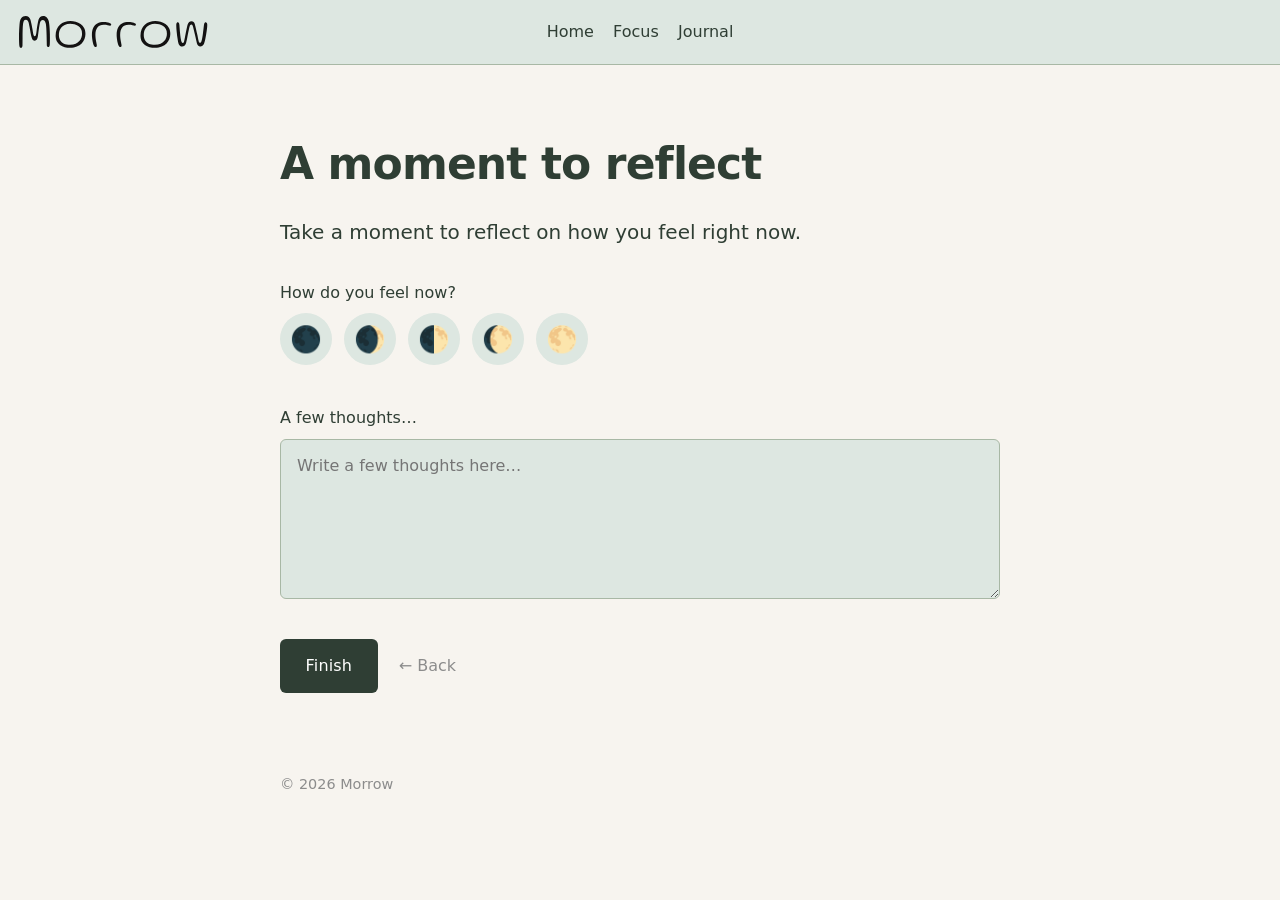
<file: reflection.html>
<!DOCTYPE html>
<html lang="en">
<head>
  <meta charset="UTF-8" />
  <meta name="viewport" content="width=device-width, initial-scale=1" />
  <title>Reflection</title>

  <link rel="stylesheet" href="styles.css" />
</head>

<body>

  <header>
    <div style="display:flex; align-items:center;">
      <img src="Morrow.svg" alt="Morrow logo" style="height:32px; width:auto;">
    </div>

    <nav>
      <a href="index.html">Home</a>
      <a href="start.html">Focus</a>
      <a href="journal.html">Journal</a>
    </nav>
    <div></div>
  </header>

  <main>
    <h1 id="title"></h1>
    <p id="prompt"></p>

    <label>How do you feel now?</label>
    <div class="mood-row" id="moodAfterRow">
      <button class="mood-btn" data-mood="🌑">🌑</button>
      <button class="mood-btn" data-mood="🌒">🌒</button>
      <button class="mood-btn" data-mood="🌓">🌓</button>
      <button class="mood-btn" data-mood="🌔">🌔</button>
      <button class="mood-btn" data-mood="🌕">🌕</button>
    </div>

    <label for="reflectionText">A few thoughts…</label>
    <textarea id="reflectionText" placeholder="Write a few thoughts here…"></textarea>

    <a class="button" id="finishButton" href="#">Finish</a>
    <a class="back-button" id="backButton">← Back</a>

    <footer>© 2026 Morrow</footer>
  </main>

  <script>
    const params  = new URLSearchParams(window.location.search);
    const topic   = params.get("topic") || "";
    const moodBefore  = params.get("mood") || "";
    const minutes = params.get("minutes") || "5";

    let moodAfter = "";

    const reflections = {
      "Breathing":       "How did your breath feel as you slowed down? Did anything shift in your body or mind?",
      "Clarity":         "What feels clearer now than it did a moment ago? What softened or came into focus?",
      "Slowing down":    "What changed when you allowed yourself to move more gently? What did you notice?",
      "Letting go":      "What felt lighter when you loosened your grip? What might you release next?",
      "Staying present": "What details stood out when you returned to the moment? How did presence feel?",
      "Calm energy":     "Where did you feel steadiness or ease? What helped you settle into that rhythm?",
      "Focus":           "What was it like to give your attention to one thing? What became less important?",
      "Gratitude":       "What small thing brought you a sense of appreciation? How did it shift your mood?",
      "Resetting":       "What feels new or refreshed right now? What are you ready to begin again?",
      "Mindfulness":     "What did you notice when you observed without judgment? What surprised you?"
    };

    document.getElementById("title").textContent =
      topic ? `${topic} — a moment to reflect` : "A moment to reflect";

    document.getElementById("prompt").textContent =
      reflections[topic] || "Take a moment to reflect on how you feel right now.";

    document.getElementById("backButton").href =
      "next.html?" + new URLSearchParams({ topic, mood: moodBefore, minutes }).toString();

    // After-mood selection
    document.querySelectorAll("#moodAfterRow .mood-btn").forEach(function (btn) {
      btn.addEventListener("click", function () {
        document.querySelectorAll("#moodAfterRow .mood-btn").forEach(b => b.classList.remove("selected"));
        btn.classList.add("selected");
        moodAfter = btn.dataset.mood;
      });
    });

    document.getElementById("finishButton").addEventListener("click", function (e) {
      e.preventDefault();
      const text = document.getElementById("reflectionText").value.trim();
      if (text || moodAfter) {
        const entry = {
          topic:       topic || "General",
          reflection:  text,
          moodBefore:  moodBefore,
          moodAfter:   moodAfter,
          minutes:     parseInt(minutes),
          date:        new Date().toISOString()
        };
        const existing = JSON.parse(localStorage.getItem("morrowJournal") || "[]");
        existing.unshift(entry);
        localStorage.setItem("morrowJournal", JSON.stringify(existing));
      }
      window.location.href = "journal.html";
    });
  </script>

</body>
</html>
</file>
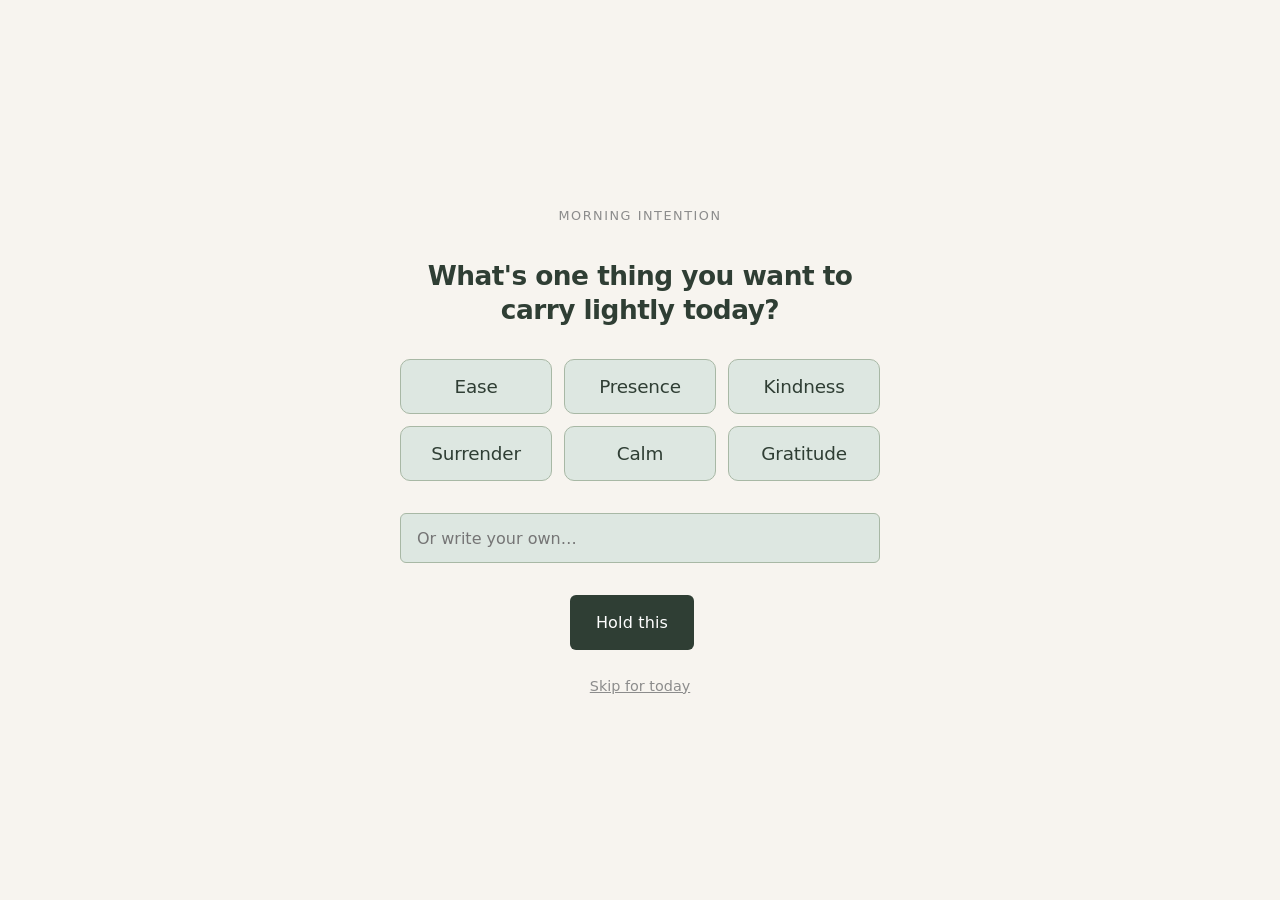
<file: start.html>
<!DOCTYPE html>
<html lang="en">
<head>
  <meta charset="UTF-8" />
  <meta name="viewport" content="width=device-width, initial-scale=1" />
  <title>Get Started</title>

  <link rel="stylesheet" href="styles.css" />
</head>

<body>

  <!-- Intention overlay — shown once per day -->
  <div class="intention-overlay" id="intentionOverlay">
    <div class="intention-card">
      <span class="intention-label">Morning intention</span>
      <p class="intention-question">What's one thing you want to carry lightly today?</p>

      <div class="intention-chips" id="intentionChips">
        <button class="intention-chip" data-value="Ease">Ease</button>
        <button class="intention-chip" data-value="Presence">Presence</button>
        <button class="intention-chip" data-value="Kindness">Kindness</button>
        <button class="intention-chip" data-value="Surrender">Surrender</button>
        <button class="intention-chip" data-value="Calm">Calm</button>
        <button class="intention-chip" data-value="Gratitude">Gratitude</button>
      </div>

      <input class="intention-input" id="intentionInput" type="text" placeholder="Or write your own…" maxlength="120" />

      <div class="intention-actions">
        <a class="button" id="intentionContinueBtn" href="#">Hold this</a>
        <button class="intention-skip" id="intentionSkipBtn">Skip for today</button>
      </div>
    </div>
  </div>

  <header>
    <div style="display:flex; align-items:center;">
      <img src="Morrow.svg" alt="Morrow logo" style="height:32px; width:auto;">
    </div>

    <nav>
      <a href="index.html">Home</a>
      <a href="start.html">Focus</a>
      <a href="journal.html">Journal</a>
    </nav>
    <div></div>
  </header>

  <main>
    <h1>Let's begin</h1>
    <p>Take a moment to check in with yourself before you start.</p>

    <label>How are you feeling right now?</label>
    <div class="mood-row" id="moodRow">
      <button class="mood-btn" data-mood="🌑" title="Low">🌑</button>
      <button class="mood-btn" data-mood="🌒" title="Uneasy">🌒</button>
      <button class="mood-btn" data-mood="🌓" title="Neutral">🌓</button>
      <button class="mood-btn" data-mood="🌔" title="Good">🌔</button>
      <button class="mood-btn" data-mood="🌕" title="Great">🌕</button>
    </div>

    <label>What would you like to focus on?</label>
    <div class="custom-select" id="focusDropdown">
      <div class="custom-select__trigger" tabindex="0">
        <span id="focusTriggerText" class="placeholder">Select one...</span>
        <svg width="16" height="16" viewBox="0 0 20 20" fill="gray" xmlns="http://www.w3.org/2000/svg"><polygon points="5,7 15,7 10,12"/></svg>
      </div>
      <div class="custom-select__options" id="focusOptions">
        <!-- options built by JS to support favourites ordering -->
      </div>
    </div>
    <input class="custom-input" id="customFocus" type="text" placeholder="Describe your focus…" maxlength="60" />

    <label>How long would you like to practice?</label>
    <div class="duration-row" id="durationRow">
      <button class="duration-btn" data-minutes="1">1 min</button>
      <button class="duration-btn" data-minutes="3">3 min</button>
      <button class="duration-btn selected" data-minutes="5">5 min</button>
      <button class="duration-btn" data-minutes="10">10 min</button>
    </div>

    <a class="button" href="#" id="continueBtn">Continue</a>
    <a class="back-button" href="index.html">← Back</a>

    <footer>© 2026 Morrow</footer>
  </main>

  <script>
    // ── Intention overlay ────────────────────────────────────────────────────
    const overlay     = document.getElementById("intentionOverlay");
    const intentInput = document.getElementById("intentionInput");
    const continueBtn = document.getElementById("intentionContinueBtn");
    let   intentValue = "";

    function dismissOverlay() {
      overlay.style.opacity = "0";
      overlay.style.transition = "opacity 0.4s ease";
      setTimeout(function () { overlay.style.display = "none"; }, 420);
    }

    function todayKey() {
      const d = new Date();
      return d.getFullYear() + "-" + (d.getMonth() + 1) + "-" + d.getDate();
    }

    if (localStorage.getItem("morrowIntentionDate") === todayKey()) {
      overlay.style.display = "none";
    }

    // Chip selection clears the text input
    document.querySelectorAll(".intention-chip").forEach(function (chip) {
      chip.addEventListener("click", function () {
        document.querySelectorAll(".intention-chip").forEach(c => c.classList.remove("selected"));
        chip.classList.add("selected");
        intentValue = chip.dataset.value;
        intentInput.value = "";
      });
    });

    // Typing in the input deselects any chip
    intentInput.addEventListener("input", function () {
      if (intentInput.value.trim()) {
        document.querySelectorAll(".intention-chip").forEach(c => c.classList.remove("selected"));
        intentValue = intentInput.value.trim();
      } else {
        intentValue = "";
      }
    });

    continueBtn.addEventListener("click", function (e) {
      e.preventDefault();
      const text = intentInput.value.trim() || intentValue;
      if (!text) return;
      localStorage.setItem("morrowIntention", text);
      localStorage.setItem("morrowIntentionDate", todayKey());
      dismissOverlay();
    });

    document.getElementById("intentionSkipBtn").addEventListener("click", function () {
      localStorage.setItem("morrowIntentionDate", todayKey());
      dismissOverlay();
    });

    intentInput.addEventListener("keydown", function (e) {
      if (e.key === "Enter") continueBtn.click();
    });

    // ── Favourite topics ─────────────────────────────────────────────────────
    const ALL_TOPICS = [
      "Breathing", "Clarity", "Slowing down", "Letting go",
      "Staying present", "Calm energy", "Focus", "Gratitude",
      "Resetting", "Mindfulness"
    ];

    function getFavourites() {
      return JSON.parse(localStorage.getItem("morrowFavTopics") || "[]");
    }

    function setFavourites(favs) {
      localStorage.setItem("morrowFavTopics", JSON.stringify(favs));
    }

    function buildOptions() {
      const favs = getFavourites();
      const optionsList = document.getElementById("focusOptions");
      optionsList.innerHTML = "";

      const favTopics    = ALL_TOPICS.filter(t => favs.includes(t));
      const otherTopics  = ALL_TOPICS.filter(t => !favs.includes(t));

      function makeOption(value, label) {
        const div = document.createElement("div");
        div.className = "option";
        div.dataset.value = value;

        const span = document.createElement("span");
        span.className = "option-label";
        span.textContent = label;
        div.appendChild(span);

        if (value !== "__custom__") {
          const star = document.createElement("button");
          star.className = "option-star" + (favs.includes(value) ? " active" : "");
          star.textContent = "★";
          star.title = favs.includes(value) ? "Remove from favourites" : "Add to favourites";
          star.addEventListener("click", function (e) {
            e.stopPropagation();
            const current = getFavourites();
            const idx = current.indexOf(value);
            if (idx === -1) current.push(value);
            else current.splice(idx, 1);
            setFavourites(current);
            buildOptions();
            // Re-apply selected state if same topic was chosen
            if (focusValue === value) {
              optionsList.querySelectorAll(".option").forEach(function (o) {
                if (o.dataset.value === value) o.classList.add("selected");
              });
            }
          });
          div.appendChild(star);
        }

        div.addEventListener("click", function (e) {
          if (e.target.classList.contains("option-star")) return;
          document.getElementById("focusOptions").querySelectorAll(".option").forEach(o => o.classList.remove("selected"));
          div.classList.add("selected");
          focusValue = value;
          document.getElementById("focusTriggerText").textContent = label;
          document.getElementById("focusTriggerText").classList.remove("placeholder");
          document.getElementById("focusDropdown").classList.remove("open");
          const customInput = document.getElementById("customFocus");
          if (value === "__custom__") {
            customInput.style.display = "block";
            customInput.focus();
          } else {
            customInput.style.display = "none";
          }
        });

        return div;
      }

      if (favTopics.length > 0) {
        favTopics.forEach(t => optionsList.appendChild(makeOption(t, t)));
        const divider = document.createElement("div");
        divider.className = "options-divider";
        optionsList.appendChild(divider);
      }
      otherTopics.forEach(t => optionsList.appendChild(makeOption(t, t)));
      optionsList.appendChild(makeOption("__custom__", "Something else…"));
    }

    buildOptions();

    // ── Mood, duration, dropdown ──────────────────────────────────────────────
    let selectedMood    = "";
    let selectedMinutes = 5;
    let focusValue      = "";

    document.querySelectorAll(".mood-btn").forEach(function (btn) {
      btn.addEventListener("click", function () {
        document.querySelectorAll(".mood-btn").forEach(b => b.classList.remove("selected"));
        btn.classList.add("selected");
        selectedMood = btn.dataset.mood;
      });
    });

    document.querySelectorAll(".duration-btn").forEach(function (btn) {
      btn.addEventListener("click", function () {
        document.querySelectorAll(".duration-btn").forEach(b => b.classList.remove("selected"));
        btn.classList.add("selected");
        selectedMinutes = parseInt(btn.dataset.minutes);
      });
    });

    const dropdown = document.getElementById("focusDropdown");
    const trigger  = dropdown.querySelector(".custom-select__trigger");

    trigger.addEventListener("click", function () {
      dropdown.classList.toggle("open");
    });

    trigger.addEventListener("keydown", function (e) {
      if (e.key === "Enter" || e.key === " ") dropdown.classList.toggle("open");
      if (e.key === "Escape") dropdown.classList.remove("open");
    });

    document.addEventListener("click", function (e) {
      if (!dropdown.contains(e.target)) dropdown.classList.remove("open");
    });

    // Continue
    document.getElementById("continueBtn").addEventListener("click", function (e) {
      e.preventDefault();
      let topic = focusValue;
      if (topic === "__custom__") {
        topic = document.getElementById("customFocus").value.trim();
        if (!topic) { document.getElementById("customFocus").focus(); return; }
      }
      if (!topic) return;

      const params = new URLSearchParams({
        topic:   topic,
        mood:    selectedMood,
        minutes: selectedMinutes
      });
      window.location.href = "focus.html?" + params.toString();
    });
  </script>

</body>
</html>
</file>
<file: styles.css>
:root {
  --font-main: system-ui, -apple-system, sans-serif;

  --color-bg: #F7F4EF;
  --color-surface: #DDE7E1;
  --color-card: #BFD8C1;
  --color-border: #A8B8A5;

  --color-text: #2F3E34;
  --color-muted: #8C8C8C;

  --color-accent: #D9C2A7;
  --color-button: #2F3E34;
  --color-button-text: #FFFFFF;

  --line-height: 1.6;
  --space: 2.5rem;
  --max-width: 720px;
}

body {
  margin: 0;
  padding: var(--space);
  padding-top: 100px;
  font-family: var(--font-main);
  color: var(--color-text);
  background: var(--color-bg);
  line-height: var(--line-height);
  display: block;
  opacity: 0;
  animation: fadeIn 0.8s ease forwards;
}

@keyframes fadeIn {
  from { opacity: 0; }
  to   { opacity: 1; }
}

main {
  max-width: var(--max-width);
  width: 100%;
  margin: 0 auto;
}

h1 {
  font-size: clamp(2rem, 4vw, 2.75rem);
  font-weight: 600;
  margin-bottom: 1rem;
  letter-spacing: -0.02em;
}

h2 {
  font-size: clamp(1.5rem, 3vw, 1.75rem);
  font-weight: 500;
  margin-bottom: 2.5rem;
  letter-spacing: -0.01em;
}

p {
  font-size: clamp(1rem, 2vw, 1.25rem);
  margin: 0 0 2rem 0;
  max-width: 55ch;
}

/* Header / Nav */
header {
  background: var(--color-surface);
  border-bottom: 1px solid var(--color-border);
  padding: 1rem 1.2rem;
  box-sizing: border-box;
  display: grid;
  grid-template-columns: 1fr auto 1fr;
  align-items: center;
  position: fixed;
  top: 0;
  left: 0;
  width: 100%;
  z-index: 1000;
}

header nav {
  display: flex;
  gap: 1.2rem;
  flex-wrap: wrap;
}

header nav a {
  color: var(--color-text);
  text-decoration: none;
  font-size: 1rem;
}

header nav a:hover {
  text-decoration: underline;
}

/* Buttons */
a.button {
  display: inline-block;
  padding: 0.9rem 1.6rem;
  border-radius: 6px;
  background: var(--color-button);
  color: var(--color-button-text);
  text-decoration: none;
  font-size: 1rem;
  letter-spacing: 0.01em;
  margin-right: 1rem;
  margin-bottom: 1rem;
}

a.button:hover {
  opacity: 0.85;
}

.back-button {
  display: inline-block;
  font-size: 1rem;
  color: var(--color-muted);
  text-decoration: none;
  margin-bottom: 1rem;
}

.back-button:hover {
  text-decoration: underline;
}

/* Forms */
label {
  display: block;
  margin-bottom: 0.5rem;
  font-size: 1rem;
  font-weight: 500;
}

.custom-select {
  position: relative;
  width: 100%;
  margin-bottom: 3.5rem;
  font-size: 1rem;
  user-select: none;
}

.custom-select__trigger {
  display: flex;
  align-items: center;
  justify-content: space-between;
  padding: 0.9rem 1rem;
  border: 1px solid var(--color-border);
  border-radius: 6px;
  background: var(--color-surface);
  color: var(--color-text);
  cursor: pointer;
}

.custom-select__trigger .placeholder {
  color: var(--color-muted);
}

.custom-select__options {
  display: none;
  position: absolute;
  top: calc(100% + 4px);
  left: 0;
  right: 0;
  background: var(--color-surface);
  border: 1px solid var(--color-border);
  border-radius: 6px;
  overflow: hidden;
  z-index: 100;
}

.custom-select.open .custom-select__options {
  display: block;
}

.custom-select .option {
  padding: 0.35rem 0.5rem 0.35rem 1rem;
  cursor: pointer;
  color: var(--color-text);
  display: flex;
  align-items: center;
  justify-content: space-between;
}

.custom-select .option:hover {
  background: var(--color-card);
}

.custom-select .option.selected {
  background: var(--color-card);
}

.option-label {
  flex: 1;
}

.option-star {
  background: none;
  border: none;
  font-size: 0.85rem;
  cursor: pointer;
  color: var(--color-muted);
  padding: 0.2rem 0.4rem;
  line-height: 1;
  opacity: 0.4;
  transition: opacity 0.15s, color 0.15s;
  flex-shrink: 0;
}

.option-star:hover {
  opacity: 1;
}

.option-star.active {
  color: #B8966E;
  opacity: 1;
}

.options-divider {
  height: 1px;
  background: var(--color-border);
  margin: 0.25rem 0;
  opacity: 0.6;
}

textarea {
  width: 100%;
  height: 160px;
  padding: 1rem;
  font-size: 1rem;
  border: 1px solid var(--color-border);
  border-radius: 6px;
  resize: vertical;
  font-family: var(--font-main);
  margin-bottom: 2rem;
  background: var(--color-surface);
  color: var(--color-text);
  box-sizing: border-box;
}

/* Feature cards (index.html) */
.features {
  margin-top: 3rem;
  margin-bottom: 2.5rem;
}

.feature-list {
  display: grid;
  grid-template-columns: repeat(auto-fit, minmax(260px, 1fr));
  gap: 3rem 2rem;
}

.feature {
  background: var(--color-surface);
  border: 1px solid var(--color-border);
  padding: 1.5rem;
  border-radius: 10px;
  display: flex;
  flex-direction: column;
  gap: 0.75rem;
}

.feature .icon {
  line-height: 1;
  color: var(--color-text);
  opacity: 0.75;
}

.feature h3 {
  font-size: 1.25rem;
  font-weight: 600;
  margin: 0;
}

.feature p {
  margin: 0;
  max-width: 50ch;
}

/* Footer */
footer {
  margin-top: 4rem;
  font-size: 0.9rem;
  color: var(--color-muted);
}

/* ── Intention overlay (start.html) ── */
.intention-overlay {
  position: fixed;
  inset: 0;
  background: var(--color-bg);
  display: flex;
  align-items: center;
  justify-content: center;
  z-index: 2000;
  animation: fadeIn 0.6s ease forwards;
}

.intention-card {
  max-width: 480px;
  width: 90%;
  display: flex;
  flex-direction: column;
  align-items: center;
  gap: 2rem;
  text-align: center;
}

.intention-label {
  font-size: 0.8rem;
  letter-spacing: 0.12em;
  text-transform: uppercase;
  color: var(--color-muted);
}

.intention-question {
  font-size: clamp(1.3rem, 3vw, 1.65rem);
  font-weight: 600;
  color: var(--color-text);
  letter-spacing: -0.02em;
  line-height: 1.3;
  margin: 0;
  max-width: none;
}

.intention-input {
  width: 100%;
  padding: 0.9rem 1rem;
  font-size: 1rem;
  border: 1px solid var(--color-border);
  border-radius: 6px;
  background: var(--color-surface);
  color: var(--color-text);
  font-family: var(--font-main);
  box-sizing: border-box;
  outline: none;
  text-align: left;
}

.intention-input:focus {
  border-color: var(--color-text);
}

.intention-actions {
  display: flex;
  flex-direction: column;
  align-items: center;
  gap: 0.75rem;
  width: 100%;
}

.intention-chips {
  display: grid;
  grid-template-columns: repeat(3, 1fr);
  gap: 0.75rem;
  width: 100%;
}

.intention-chip {
  padding: 1rem 0.5rem;
  border-radius: 10px;
  border: 1px solid var(--color-border);
  background: var(--color-surface);
  color: var(--color-text);
  font-size: 1.15rem;
  font-weight: 500;
  font-family: var(--font-main);
  letter-spacing: -0.01em;
  cursor: pointer;
  transition: background 0.15s, border-color 0.15s;
}

.intention-chip:hover {
  background: var(--color-card);
}

.intention-chip.selected {
  background: var(--color-card);
  color: var(--color-text);
  border-color: var(--color-border);
}

.intention-skip {
  font-size: 0.9rem;
  color: var(--color-muted);
  background: none;
  border: none;
  cursor: pointer;
  font-family: var(--font-main);
  text-decoration: underline;
  padding: 0;
}

.intention-skip:hover {
  color: var(--color-text);
}

/* ── Name prompt overlay ── */
.name-overlay {
  position: fixed;
  inset: 0;
  background: var(--color-bg);
  display: flex;
  align-items: center;
  justify-content: center;
  z-index: 2000;
  animation: fadeIn 0.8s ease forwards;
}

.name-card {
  max-width: 400px;
  width: 90%;
  display: flex;
  flex-direction: column;
  align-items: center;
  gap: 2.5rem;
  text-align: center;
}

.name-logo {
  height: 48px;
  width: auto;
}

.name-tagline {
  font-size: clamp(1.1rem, 2.5vw, 1.35rem);
  color: var(--color-muted);
  margin-top: -1.5rem;
  max-width: none;
  transition: opacity 0.8s ease;
}

.name-form {
  width: 100%;
  display: flex;
  flex-direction: column;
  gap: 1rem;
  transition: opacity 0.8s ease;
}

.name-question {
  font-size: 1.1rem;
  font-weight: 500;
  color: var(--color-text);
  margin: 0;
  max-width: none;
}

.name-input {
  width: 100%;
  padding: 0.9rem 1rem;
  font-size: 1.1rem;
  border: 1px solid var(--color-border);
  border-radius: 6px;
  background: var(--color-surface);
  color: var(--color-text);
  font-family: var(--font-main);
  box-sizing: border-box;
  outline: none;
  text-align: center;
}

.name-input:focus {
  border-color: var(--color-text);
}

/* ── Guided prompt (next.html) ── */
.guided-prompt {
  max-width: 55ch;
  font-size: 1rem;
  color: var(--color-muted);
  font-style: italic;
  line-height: 1.7;
  min-height: 3rem;
  text-align: center;
  margin: 0 auto 1.5rem;
  opacity: 0;
  transition: opacity 1s ease;
}

.guided-prompt.visible {
  opacity: 1;
}

/* ── End-of-session summary card ── */
.summary-card {
  background: var(--color-card);
  border: 1px solid var(--color-border);
  border-radius: 10px;
  padding: 1.5rem;
  margin-bottom: 2rem;
  display: none;
  flex-direction: column;
  gap: 0.75rem;
}

.summary-card.visible {
  display: flex;
}

.summary-card h3 {
  font-size: 1.1rem;
  font-weight: 600;
  margin: 0;
}

.summary-row {
  display: flex;
  justify-content: space-between;
  font-size: 0.95rem;
  color: var(--color-muted);
  flex-wrap: wrap;
  gap: 0.5rem;
}

.summary-row span:last-child {
  color: var(--color-text);
  font-weight: 500;
}

/* ── Weekly mood chart ── */
.mood-chart {
  margin: 2rem 0;
}

.mood-chart-title {
  font-size: 1rem;
  font-weight: 600;
  margin-bottom: 1rem;
  color: var(--color-text);
}


.mood-week-row {
  display: flex;
  justify-content: space-between;
  gap: 0.25rem;
  margin-top: 0.5rem;
}

.mood-week-day {
  display: flex;
  flex-direction: column;
  align-items: center;
  gap: 0.4rem;
  flex: 1;
}

.mood-week-label {
  font-size: 0.75rem;
  color: var(--color-muted);
}

.mood-week-moons {
  font-size: 1.1rem;
  display: flex;
  align-items: center;
  gap: 0.2rem;
  line-height: 1;
}

.mood-week-moons.muted {
  opacity: 0.35;
}

.mood-week-arrow {
  font-size: 0.65rem;
  color: var(--color-muted);
}

/* ── Streak / stats bar (index.html) ── */
.stats-bar {
  display: flex;
  gap: 2rem;
  margin-bottom: 2.5rem;
  flex-wrap: wrap;
}

.stat {
  display: flex;
  flex-direction: column;
  gap: 0.2rem;
}

.stat-value {
  font-size: 1.75rem;
  font-weight: 700;
  line-height: 1;
  color: var(--color-text);
}

.stat-label {
  font-size: 0.875rem;
  color: var(--color-muted);
}

/* ── Mood picker ── */
.mood-row {
  display: flex;
  gap: 0.75rem;
  margin-bottom: 2.5rem;
  flex-wrap: wrap;
}

.mood-btn {
  font-size: 1.6rem;
  background: var(--color-surface);
  border: 2px solid transparent;
  border-radius: 50%;
  width: 52px;
  height: 52px;
  cursor: pointer;
  display: flex;
  align-items: center;
  justify-content: center;
  transition: border-color 0.15s, background 0.15s;
  line-height: 1;
}

.mood-btn:hover {
  background: var(--color-card);
}

.mood-btn.selected {
  border-color: var(--color-border);
  background: var(--color-card);
}

/* ── Duration picker ── */
.duration-row {
  display: flex;
  gap: 0.75rem;
  margin-bottom: 2.5rem;
  flex-wrap: wrap;
}

.duration-btn {
  padding: 0.5rem 1.1rem;
  border-radius: 6px;
  border: 1px solid var(--color-border);
  background: var(--color-surface);
  color: var(--color-text);
  font-size: 0.95rem;
  font-family: var(--font-main);
  cursor: pointer;
  transition: background 0.15s;
}

.duration-btn:hover {
  background: var(--color-card);
}

.duration-btn.selected {
  background: var(--color-button);
  color: var(--color-button-text);
  border-color: var(--color-button);
}

/* ── Custom focus input ── */
.custom-input {
  width: 100%;
  padding: 0.9rem 1rem;
  font-size: 1rem;
  border: 1px solid var(--color-border);
  border-radius: 6px;
  background: var(--color-surface);
  color: var(--color-text);
  font-family: var(--font-main);
  box-sizing: border-box;
  margin-bottom: 3.5rem;
  display: none;
}

.custom-input:focus {
  outline: 2px solid var(--color-border);
  outline-offset: 2px;
}

/* ── Session timer (next.html) ── */
.session-timer {
  font-size: 2rem;
  font-weight: 600;
  letter-spacing: 0.05em;
  color: var(--color-text);
  text-align: center;
  margin-bottom: 0.25rem;
  font-variant-numeric: tabular-nums;
}

.session-timer-label {
  font-size: 0.875rem;
  color: var(--color-muted);
  text-align: center;
  margin-bottom: 1rem;
}

/* ── Ambient sound toggle ── */
.sound-row {
  display: flex;
  gap: 0.6rem;
  justify-content: center;
  flex-wrap: wrap;
  margin-bottom: 1.5rem;
}

.sound-btn {
  padding: 0.4rem 0.9rem;
  border-radius: 20px;
  border: 1px solid var(--color-border);
  background: var(--color-surface);
  color: var(--color-text);
  font-size: 0.875rem;
  font-family: var(--font-main);
  cursor: pointer;
  transition: background 0.15s;
}

.sound-btn:hover {
  background: var(--color-card);
}

.sound-btn.active {
  background: var(--color-button);
  color: var(--color-button-text);
  border-color: var(--color-button);
}

/* ── Mood display in journal entries ── */
.journal-entry-mood {
  display: flex;
  align-items: center;
  gap: 0.5rem;
  font-size: 0.875rem;
  color: var(--color-muted);
  margin-top: 0.75rem;
}

.mood-arrow {
  font-size: 0.75rem;
}

.journal-entry-meta {
  display: flex;
  gap: 1rem;
  flex-wrap: wrap;
  align-items: center;
  margin-top: 0.75rem;
  font-size: 0.875rem;
  color: var(--color-muted);
}

/* Responsive */
@media (max-width: 420px) {
  header {
    flex-direction: column;
    align-items: flex-start;
    gap: 0.5rem;
  }

  header nav {
    gap: 1rem;
  }
}
</file>
